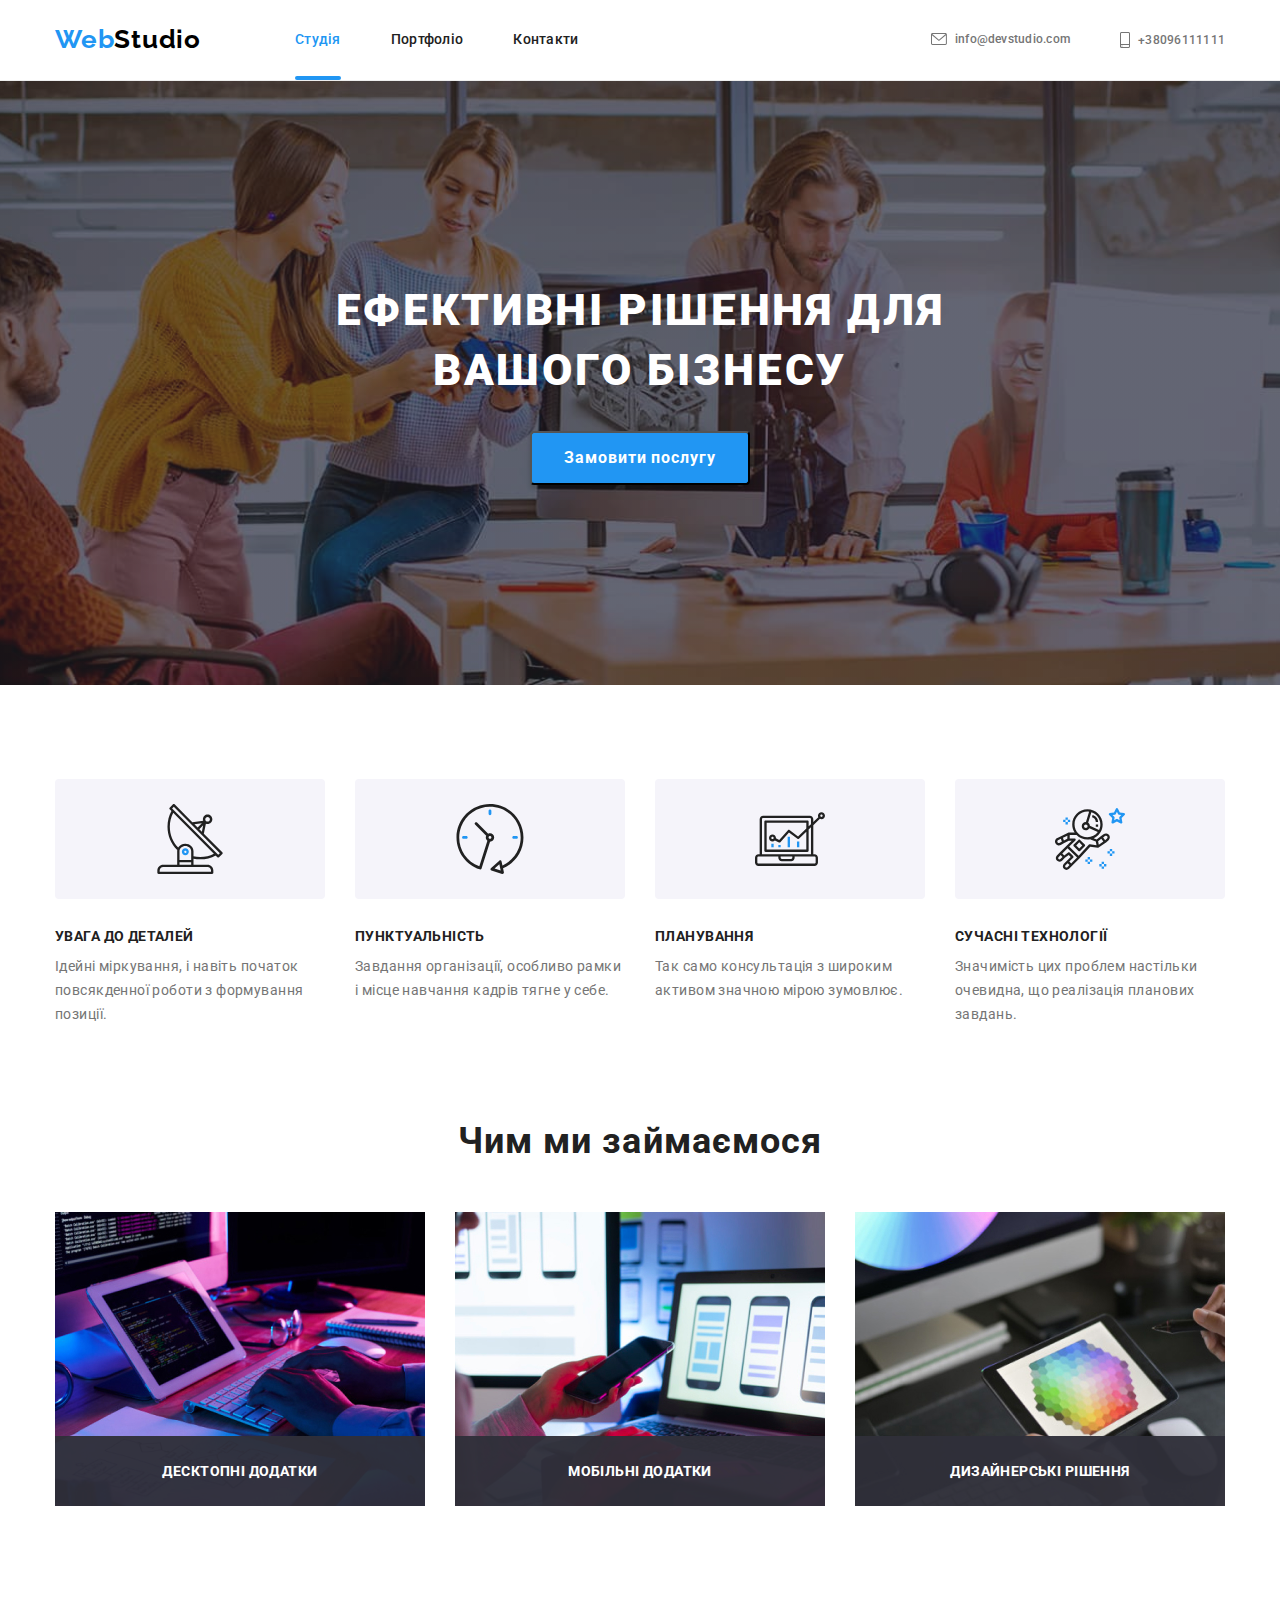
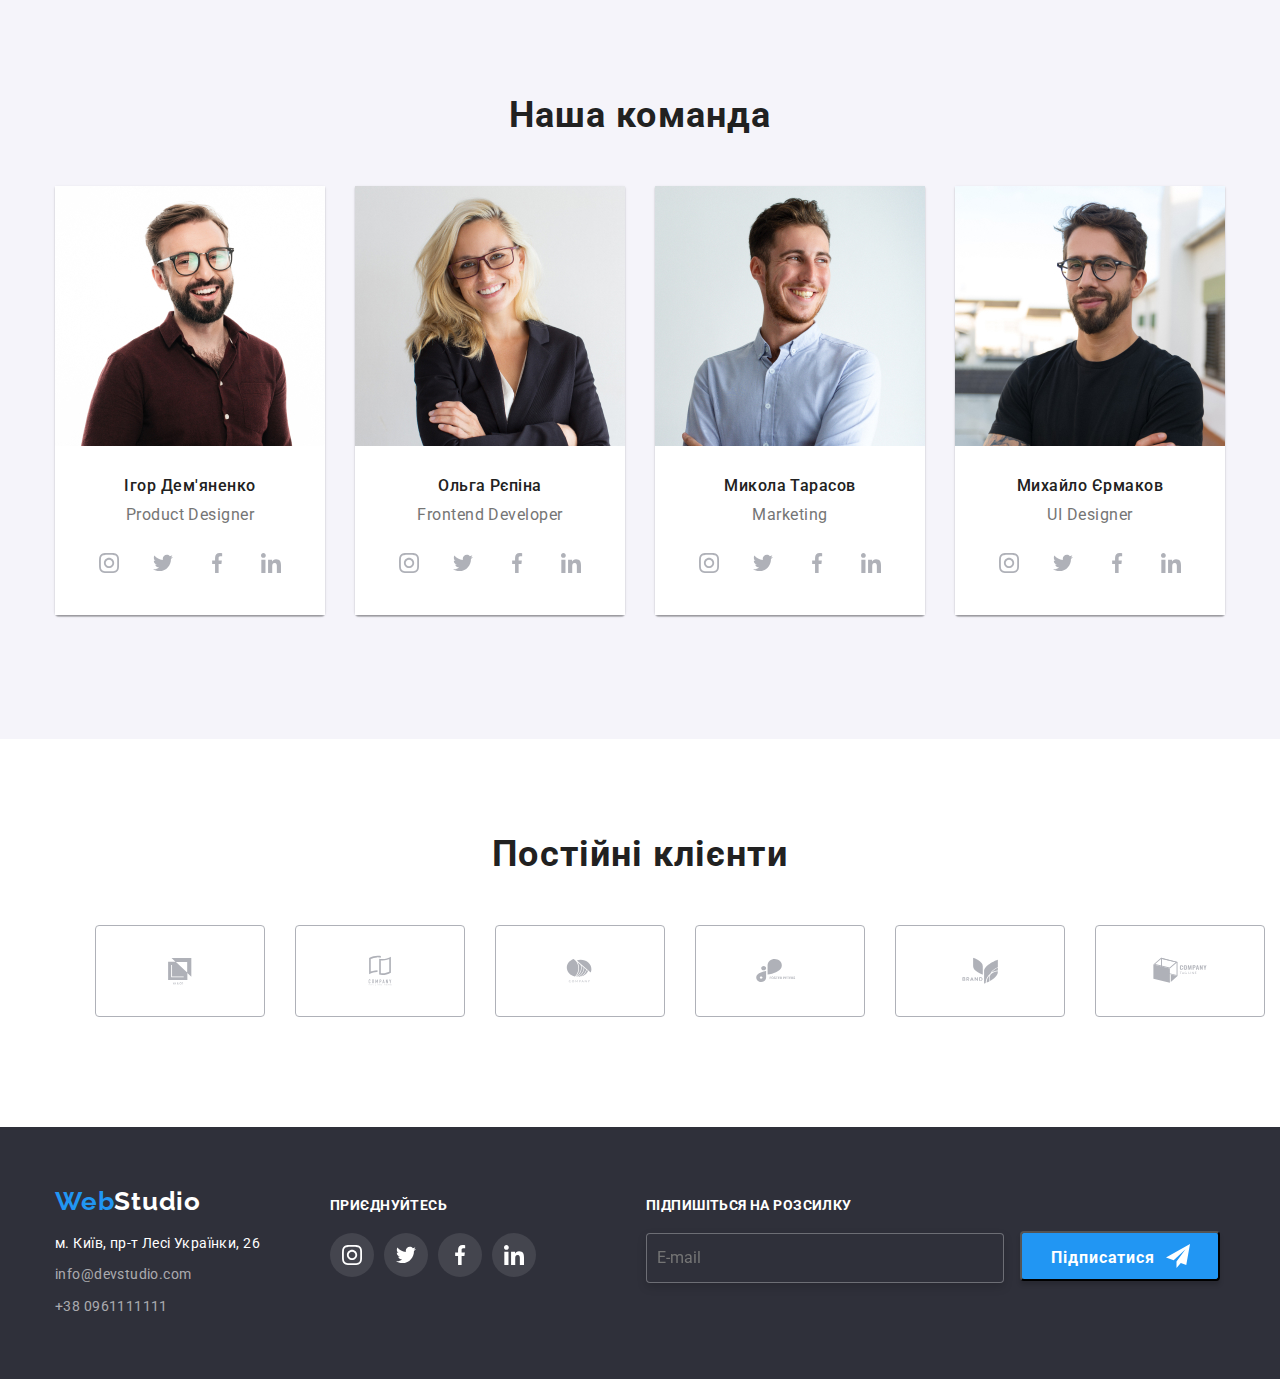
<file: index.html>
<!DOCTYPE html>
<html lang="uk">
  <head>
    <meta charset="UTF-8" />
    <meta http-equiv="X-UA-Compatible" content="IE=edge" />
    <meta name="viewport" content="width=device-width, initial-scale=1.0" />
    
    <link rel="preconnect" href="https://fonts.googleapis.com" />

    <link rel="preconnect" href="https://fonts.gstatic.com" crossorigin />
    <link
      href="https://fonts.googleapis.com/css2?family=Raleway:wght@700&family=Roboto:wght@400;500;700;900&display=swap"
      rel="stylesheet"
    />
    <link
      rel="stylesheet"
      href="https://cdnjs.cloudflare.com/ajax/libs/modern-normalize/1.1.0/modern-normalize.min.css"
    />

    <!-- <link rel="stylesheet" href="./css/style.css" /> -->
    <link rel="stylesheet" href="./css/main.min.css" />
    <title>Document</title>
  </head>
  <body>
    <!-- Header -->
    <header class="page-header">
      <div class="container main-nav">
        <nav class="nav-item">
          <!-- logotype -->
          <a href="" class="nav-item__logo-type">
            Web<span class="nav-item__logo-type--dark-theme">Studio</span>
          </a>
          <!-- navigation -->
          <ul class="nav-list">
            <li class="nav-list__item">
              <a href="./index.html" class="nav-item__nav-list-link active-page"
                >Студія</a
              >
            </li>
            <li class="nav-list__item">
              <a href="./portfolio.html" class="nav-item__nav-list-link"
                >Портфоліо</a
              >
            </li>
            <li class="nav-list__item">
              <a href="" class="nav-item__nav-list-link">Контакти</a>
            </li>
          </ul>
        </nav>

        <!-- contacts -->

        <ul class="contacts-list">
          <li class="item">
            <a
              href="mailto:info@devstudio.com"
              class="contacts-list__contact-list-link"
              ><svg class="contacts-list__icon" width="16px" height="12px">
                <use href="./images/icons.svg/sprite11.svg#envelope-2"></use>
              </svg>
              info@devstudio.com</a
            >
          </li>
          <li class="item">
            <a href="tel:+380961111111" class="contacts-list__contact-list-link"
              ><svg class="contacts-list__icon" width="10px" height="16px">
                <use href="./images/icons.svg/sprite11.svg#smartphone2"></use>
              </svg>
              +38096111111</a
            >
          </li>
        </ul>
        <button type="button" class="mobile-menu-button" data-menu-open>
          <svg class="mobile-menu-btn-icon" width="40px" height="40px">
            <use
              class="icon-menu"
              href="./images/icons.svg/sprite1.svg#burger-icon-menu"
            ></use>
          </svg>
        </button>
      </div>
      <div class="mobile-menu" data-menu>
        <div class="container mobile-menu__container">
          <button class="mobile-menu__close-btn" data-menu-close>
            <svg class="mobile-menu__close-icon" width="40px" height="40px">
              <use
                class="icon-cross"
                href="./images/icons.svg/sprite1.svg#icon-close_40px"
              ></use>
            </svg>
          </button>
          <ul class="mobile-menu-nav-list">
            <li class="mobile-menu-nav-list__item">
              <a href="./index.html" class="mobile-menu-nav-list__link active-page">Студія</a>
            </li>
            <li class="mobile-menu-nav-list__item">
              <a href="./portfolio.html" class="mobile-menu-nav-list__link">Портфоліо</a>
            </li >
            <li class="mobile-menu-nav-list__item"> <a href="" class="mobile-menu-nav-list__link">Контакти</a></li>
          </ul>
          <ul class="mobile-menu-contact-list">
            <li><a href="tel:+380961111111" class="mobile-menu-contact-list__tel"> +38096111111</a></li>
            <li><a href="mailto:info@devstudio.com" class="mobile-menu-contact-list__mail">info@devstudio.com </a></li>
          </ul>
          <ul class="mobile-menu-social-links">
            <li class="mobile-menu-social-links__list">
              <a href="" class="mobile-menu-social-links__item">Instagram</a>
            </li>
             <li class="mobile-menu-social-links__list">
              <a href="" class="mobile-menu-social-links__item">Twitter</a>
            </li>
             <li class="mobile-menu-social-links__list">
              <a href="" class="mobile-menu-social-links__item">Facebook</a>
            </li>
             <li class="mobile-menu-social-links__list">
              <a href="" class="mobile-menu-social-links__item">Linkedin</a>
            </li>
           
          </ul>
        </div>
      </div>
    </header>

    <main>
      <section class="section hero">
        <div class="container">
          <h1 class="hero-text">Ефективні рішення для вашого бізнесу</h1>

          <button class="hero-button" data-modal-open type="button">
            Замовити послугу
          </button>
        </div>
      </section>
    <!-- Наші переваги -->
    <section class="section-item">
        <div class="container">
          <ul class="preference">
            <li class="preference-list-item">
              <div class="icon-container">
                <svg class="icon" width="70px" height="70px">
                  <use href="./images/icons.svg/sprite1.svg#antenna"></use>
                </svg>
              </div>
              <h3 class="preference-list-item__preference-title">УВАГА ДО ДЕТАЛЕЙ</h3>
              <p class="preference-list-item__preference-list-text">
                Ідейні міркування, і навіть початок повсякденної роботи з
                формування позиції.
              </p>
            </li>
            <li class="preference-list-item">
              <div class="icon-container">
                <svg class="icon" width="70px" height="70px">
                  <use href="./images/icons.svg/sprite1.svg#clock"></use>
                </svg>
              </div>
              <h3 class="preference-list-item__preference-title">ПУНКТУАЛЬНІСТЬ</h3>
              <p class="preference-list-item__preference-list-text">
                Завдання організації, особливо рамки і місце навчання кадрів
                тягне у себе.
              </p>
            </li>
            <li class="preference-list-item">
              <div class="icon-container">
                <svg class="icon" width="70px" height="70px">
                  <use href="./images/icons.svg/sprite1.svg#diagram"></use>
                </svg>
              </div>
              <h3 class="preference-list-item__preference-title">ПЛАНУВАННЯ</h3>
              <p class="preference-list-item__preference-list-text">
                Так само консультація з широким активом значною мірою зумовлює.
              </p>
            </li>
            <li class="preference-list-item">
              <div class="icon-container">
                <svg class="icon" width="70px" height="70px">
                  <use href="./images/icons.svg/sprite1.svg#astronaut"></use>
                </svg>
              </div>
              <h3 class="preference-list-item__preference-title">СУЧАСНІ ТЕХНОЛОГІЇ</h3>
              <p class="preference-list-item__preference-list-text">
                Значимість цих проблем настільки очевидна, що реалізація
                планових завдань.
              </p>
            </li>
          </ul>
        </div>
      </section>
    <!-- Чим ми займаємося -->

    <section class="section">
        <div class="container">
          <h2 class="discribe-item">Чим ми займаємося</h2>
          <ul class="discribe-list">
            <li class="discribe-element">
              <div class="discribe-element-icon">
                <picture>
                  <source srcset="./images/box1.jpg 1x, ./images/box1@2x.jpg 2x"
            media="(min-width:1200px)"
            type="image/jpeg"> 
                <img
                  class="img-item"
                
                  src="images/box1.jpg "
                  width="370"
                  alt="Робочий процес з гаджетами"
                />
                </picture>
                <div class="lable">
                  <h3 class="lable-title">Десктопні додатки</h3>
                </div>
              </div>
            </li>
            <li class="discribe-element">
              <div class="discribe-element-icon">
                <picture>
                  <source srcset="./images/box2.jpg 1x, ./images/box2@2x.jpg 2x"
            media="(min-width:1200px)"
            type="image/jpeg"> 
                <img
                  class="img-item"
                  src="images/box2.jpg"
                  width="370"
                  alt="Робочий процес з гаджетами"
                />
                </picture>
                <div class="lable">
                  <h3 class="lable-title">Мобільні додатки</h3>
                </div>
              </div>
            </li>
            <li class="discribe-element">
              <div class="discribe-element-icon">
                <picture>
                  <source srcset="./images/box3.jpg 1x, ./images/box3@2x.jpg 2x"
            media="(min-width:1200px)"
            type="image/jpeg"> 
                <img
                  class="img-item"
                  src="images/box3.jpg"
                  width="370"
                  alt="Робочий процес з гаджетами"
                />
                </picture>
                <div class="lable">
                  <h3 class="lable-title">Дизайнерські рішення</h3>
                </div>
              </div>
            </li>
          </ul>
        </div>
      </section>

    <!-- Наша Команда -->

    <section class="team section">
        <div class="container">
          <h2 class="discribe-team">Наша команда</h2>
          <ul class="team-list">
            <li class="team-list__team-list-element">
              <picture>
                <source srcset="./images/img44desctop.jpg 1x, ./images/img44desctop@2x.jpg 2x"
                media=" (min-width:1200px)"
                type="image/jpeg"/>

                <source srcset="./images/img44tablet.jpg 1x, ./images/img44tablet@2x.jpg 2x"
            media="(min-width:768px)"
            type="image/jpeg" >
            
            <source srcset="./images/img44m.jpg 1x, ./images/img44m@2x.jpg 2x"
            media="(max-width:767px)"
            type="image/jpeg">

              <img
                class="team-list__team-list-element__img-item"
                src="images/img44m.jpg"

                alt="Фото працівника"
              />
              </picture>
              <div class="team-members-discribe">
                <h3 class="team-members">Ігор Дем'яненко</h3>
                <p class="team-members-text">Product Designer</p>

                <ul class="list-links">
                  <li class="list-links-item">
                    <a class="links-item" href="">
                      <svg class="links-icon" width="20px" height="20px">
                        <use
                          href="./images/icons.svg/sprite1.svg#instagram-2"
                        ></use>
                      </svg>
                    </a>
                  </li>
                  <li class="list-links-item">
                    <a class="links-item" href="">
                      <svg class="links-icon" width="20px" height="20px">
                        <use
                          href="./images/icons.svg/sprite1.svg#twitter-1"
                        ></use>
                      </svg>
                    </a>
                  </li>
                  <li class="list-links-item">
                    <a class="links-item" href="">
                      <svg class="links-icon" width="20px" height="20px">
                        <use
                          href="./images/icons.svg/sprite1.svg#facebook-1"
                        ></use>
                      </svg>
                    </a>
                  </li>
                  <li class="list-links-item">
                    <a class="links-item" href="">
                      <svg class="links-icon" width="20px" height="20px">
                        <use
                          href="./images/icons.svg/sprite1.svg#linkedin-1"
                        ></use>
                      </svg>
                    </a>
                  </li>
                </ul>
              </div>
            </li>
            <li class="team-list__team-list-element">
              <picture>
                <source srcset="./images/img55desctop.jpg 1x, ./images/img55desctop@2x.jpg 2x"
                media=" (min-width:1200px)"
                type="image/jpeg"/>
                <source srcset="./images/img55tablet.jpg 1x, ./images/img55tablet@2x.jpg 2x"
            media="(min-width:768px)"
            type="image/jpeg" >
             <source srcset="./images/img55m.jpg 1x, ./images/img55m@2x.jpg 2x"
            media="(max-width:767px)"
            type="image/jpeg">
              <img
              
                class="team-list__team-list-element__img-item"
                
                src="images/img55m.jpg"
                
                alt="Фото працівника"
              />
              </picture>
              <div class="team-members-discribe">
                <h3 class="team-members">Ольга Рєпіна</h3>
                <p class="team-members-text">Frontend Developer</p>
                <ul class="list-links">
                  <li class="list-links-item">
                    <a class="links-item" href="">
                      <svg class="links-icon" width="20px" height="20px">
                        <use
                          href="./images/icons.svg/sprite1.svg#instagram-2"
                        ></use>
                      </svg>
                    </a>
                  </li>
                  <li class="list-links-item">
                    <a class="links-item" href="">
                      <svg class="links-icon" width="20px" height="20px">
                        <use
                          href="./images/icons.svg/sprite1.svg#twitter-1"
                        ></use>
                      </svg>
                    </a>
                  </li>
                  <li class="list-links-item">
                    <a class="links-item" href="">
                      <svg class="links-icon" width="20px" height="20px">
                        <use
                          href="./images/icons.svg/sprite1.svg#facebook-1"
                        ></use>
                      </svg>
                    </a>
                  </li>
                  <li class="list-links-item">
                    <a class="links-item" href="">
                      <svg class="links-icon" width="20px" height="20px">
                        <use
                          href="./images/icons.svg/sprite1.svg#linkedin-1"
                        ></use>
                      </svg>
                    </a>
                  </li>
                </ul>
              </div>
            </li>
            <li class="team-list__team-list-element">
              <picture>
                <source srcset="./images/img66desctop.jpg 1x, ./images/img66desctop@2x.jpg 2x"
                media=" (min-width:1200px)"
                type="image/jpeg"/>
                <source srcset="./images/img66tablet.jpg 1x, ./images/img66tablet@2x.jpg 2x"
            media="(min-width:768px)"
            type="image/jpeg" >
            <source srcset="./images/img66m.jpg 1x, ./images/img66m@2x.jpg 2x"
            media="(max-width:767px)"
            type="image/jpeg">
              <img
                class="team-list__team-list-element__img-item"
               
                src="images/img66m.jpg"
              
                alt="Фото працівника"
              />
              </picture>
              <div class="team-members-discribe">
                <h3 class="team-members">Микола Тарасов</h3>
                <p class="team-members-text">Marketing</p>
                
                <ul class="list-links">
                  <li class="list-links-item">
                    <a class="links-item" href="">
                      <svg class="links-icon" width="20px" height="20px">
                        <use
                          href="./images/icons.svg/sprite1.svg#instagram-2"
                        ></use>
                      </svg>
                    </a>
                  </li>
                  <li class="list-links-item">
                    <a class="links-item" href="">
                      <svg class="links-icon" width="20px" height="20px">
                        <use
                          href="./images/icons.svg/sprite1.svg#twitter-1"
                        ></use>
                      </svg>
                    </a>
                  </li>
                  <li class="list-links-item">
                    <a class="links-item" href="">
                      <svg class="links-icon" width="20px" height="20px">
                        <use
                          href="./images/icons.svg/sprite1.svg#facebook-1"
                        ></use>
                      </svg>
                    </a>
                  </li>
                  <li class="list-links-item">
                    <a class="links-item" href="">
                      <svg class="links-icon" width="20px" height="20px">
                        <use
                          href="./images/icons.svg/sprite1.svg#linkedin-1"
                        ></use>
                      </svg>
                    </a>
                  </li>
                </ul>
              </div>
            </li>
            <li class="team-list__team-list-element">
              <picture>
              <source srcset="./images/img77desctop.jpg 1x, ./images/img77desctop@2x.jpg 2x"
                media=" (min-width:1200px)"
                type="image/jpeg"/>
                <source srcset="./images/img77tablet.jpg 1x, ./images/img77tablet@2x.jpg 2x"
            media="(min-width:768px)"
            type="image/jpeg" >
            <source srcset="./images/img77m.jpg 1x, ./images/img77m@2x.jpg 2x"
            media="(max-width:767px)"
            type="image/jpeg">

              <img
                class="team-list__team-list-element__img-item"
    
                src="images/img77m.jpg"
               
                alt="Фото працівника"
              />
              </picture>
              <div class="team-members-discribe">
                <h3 class="team-members">Михайло Єрмаков</h3>
                <p class="team-members-text">UI Designer</p>

                <ul class="list-links">
                  <li class="list-links-item">
                    <a class="links-item" href="">
                      <svg class="links-icon" width="20px" height="20px">
                        <use
                          href="./images/icons.svg/sprite1.svg#instagram-2"
                        ></use>
                      </svg>
                    </a>
                  </li>
                  <li class="list-links-item">
                    <a class="links-item" href="">
                      <svg class="links-icon" width="20px" height="20px">
                        <use
                          href="./images/icons.svg/sprite1.svg#twitter-1"
                        ></use>
                      </svg>
                    </a>
                  </li>
                  <li class="list-links-item">
                    <a class="links-item" href="">
                      <svg class="links-icon" width="20px" height="20px">
                        <use
                          href="./images/icons.svg/sprite1.svg#facebook-1"
                        ></use>
                      </svg>
                    </a>
                  </li>
                  <li class="list-links-item">
                    <a class="links-item" href="">
                      <svg class="links-icon" width="20px" height="20px">
                        <use
                          href="./images/icons.svg/sprite1.svg#linkedin-1"
                        ></use>
                      </svg>
                    </a>
                  </li>
                </ul>
              </div>
            </li>
          </ul>
        </div>
      </section>

    <!-- Постійні клієнти -->

    <section class="section">
        <div class="container">
          <h2 class="discribe-clients">Постійні клієнти</h2>
          <ul class="clients-list">
            <li class="clients-item">
              <a class="clients-list-link" href="">
                <svg class="clients-icon" width="106px" height="60px">
                  <use href="./images/icons.svg/sprite1.svg#client-1"></use>
                </svg>
              </a>
            </li>
            <li class="clients-item">
              <a class="clients-list-link" href="">
                <svg class="clients-icon" width="106px" height="60px">
                  <use href="./images/icons.svg/sprite1.svg#client-2"></use>
                </svg>
              </a>
            </li>
            <li class="clients-item">
              <a class="clients-list-link" href="">
                <svg class="clients-icon" width="106px" height="60px">
                  <use href="./images/icons.svg/sprite1.svg#client-3"></use>
                </svg>
              </a>
            </li>
            <li class="clients-item">
              <a class="clients-list-link" href="">
                <svg class="clients-icon" width="106px" height="60px">
                  <use href="./images/icons.svg/sprite1.svg#client-4"></use>
                </svg>
              </a>
            </li>
            <li class="clients-item">
              <a class="clients-list-link" href="">
                <svg class="clients-icon" width="106px" height="60px">
                  <use href="./images/icons.svg/sprite1.svg#client-5"></use>
                </svg>
              </a>
            </li>
            <li>
              <a class="clients-list-link" href="">
                <svg class="clients-icon" width="106px" height="60px">
                  <use href="./images/icons.svg/sprite1.svg#client-6"></use>
                </svg>
              </a>
            </li>
          </ul>
        </div>
      </section>
    </main>

    <!-- Footer -->

    <footer class="footer">
      <div class="container footer-container">
        <nav >
    <!-- logotype-footer -->
    <a href="" class="logo-type-footer">
            Web<span class="logo-item-footer--white-theme">Studio</span>
          </a>
    <!-- адреса та контакти в футері -->
    <address>
            <p class="adress">м. Київ, пр-т Лесі Українки, 26</p>
            <ul class="footer-contact-list">
              <li class="footer-item">
                <a href="mailto:info@devstudio.com" class="contact-adress-link"
                  >info@devstudio.com</a
                >
              </li>
              <li>
                <a href="tel:+380961111111" class="contact-adress-link"
                  >+38 0961111111</a
                >
              </li>
            </ul>
          </address>
        </nav>
    <!-- посилання на соцмережі -->
    <div class="footer-links-container">
          <h3 class="footer-links-title">Приєднуйтесь</h3>
          <ul class="footer-social-links">
            <li class="list-links-item">
              <a class="footer-social-links__links-item-footer" href="">
                <svg class="links-icon-footer" width="20px" height="20px">
                  <use href="./images/icons.svg/sprite1.svg#instagram-2"></use>
                </svg>
              </a>
            </li>
            <li class="list-links-item">
              <a class="footer-social-links__links-item-footer" href="">
                <svg class="links-icon-footer" width="20px" height="20px">
                  <use href="./images/icons.svg/sprite1.svg#twitter-1"></use>
                </svg>
              </a>
            </li>
            <li class="list-links-item">
              <a class="footer-social-links__links-item-footer" href="">
                <svg class="links-icon-footer" width="20px" height="20px">
                  <use href="./images/icons.svg/sprite1.svg#facebook-1"></use>
                </svg>
              </a>
            </li>
            <li class="list-links-item">
              <a class="footer-social-links__links-item-footer" href="">
                <svg class="links-icon-footer" width="20px" height="20px">
                  <use href="./images/icons.svg/sprite1.svg#linkedin-1"></use>
                </svg>
              </a>
            </li>
          </ul>
        </div>
    <!-- форма підписки на розсилку у футері -->
    <form class="e-mail-input">
          <p class="e-mail-input__subscribe-news-title">ПІДПИШІТЬСЯ НА РОЗСИЛКУ</p>
          <input
            name="user_email"
            class="e-mail-input__subscribe-news"
            type="email"
            placeholder="E-mail"
            required
          />
          <button type="submit" class="e-mail-input__subscribe-news-bth">
            <span class="bthn-icon">Підписатися</span>
            <svg class="e-mail-input__icon-send" width="24px" height="24px">
              <use href="./images/icons.svg/sprite1.svg#icon-icon-send"></use>
            </svg>
          </button>
        </form>
      </div>
    </footer>
    <!-- модальне вікно  -->
    <div class="backdrop is-hidden" data-modal>
      <div class="modal">
        <p class="form-top">Залиште свої дані, ми вам передзвонимо</p>
        <button class="close-icon" type="button" data-modal-close>
          <svg class="close-icon-item" width="18px" height="18px">
            <use href="./images/icons.svg/sprite1.svg#close-icon"></use>
          </svg>
        </button>
        <form class="contact-form">
          <label class="contact-form-field">
            <span class="field-item">Ім'я</span>
            <span class="contact-form-input-wrapper">
              <input
                name="user_name"
                class="contact-form-input"
                type="text"
                required
                pattern="^[а-яА-Я]+\s[а-яА-Я]+$"
                title="Ім'я та Прізвище"
              />
              <svg class="form-icon" width="18px" height="18px">
                <use
                  href="./images/icons.svg/sprite1.svg#icon-person-black-18dp-1"
                ></use>
              </svg>
            </span>
          </label>
          <label class="contact-form-field">
            <span class="field-item">Телефон</span>
            <span class="contact-form-input-wrapper">
              <input
                name="user_phone"
                class="contact-form-input"
                type="tel"
                required
                pattern="/^(\s*)?(\+)?([- _():=+]?\d[- _():=+]?){10,14}(\s*)?$/"
                title="096-xx-xx-xx"
              />
              <svg class="form-icon" width="18px" height="18px">
                <use
                  href="./images/icons.svg/sprite1.svg#icon-phone-black-18dp-1"
                ></use>
              </svg>
            </span>
          </label>
          <label class="contact-form-field">
            <span class="field-item"> Пошта</span>
            <span class="contact-form-input-wrapper">
              <input
                name="user_email"
                required
                class="contact-form-input"
                type="email"
                title=".....@.xxx"
              />
              <svg class="form-icon" width="18px" height="18px">
                <use
                  href="./images/icons.svg/sprite1.svg#icon-email-black-18dp-1"
                ></use>
              </svg>
            </span>
          </label>
          <label class="contact-form-field-message">
            <span class="field-item">Коментар</span>
            <textarea
              name="user_textarea"
              class="contact-form-message"
              placeholder="Введіть текст"
            ></textarea>
          </label>
          <div class="contact-form-checkbox-wrapper">
            <input
              name="accept-policy"
              type="checkbox"
              class="contact-form-checkbox visually-hidden"
              id="policy-checkbox"
              required
            />
            <label for="policy-checkbox" class="contact-form-checkbox-lable">
              <span class="policy-text"
                >Погоджуюся з розсилкою та приймаю
              </span>
              <a href=""><span class="offer-link">Умови договору</span></a>
            </label>
          </div>
          <button type="submit" class="contact-form-submit">Відправити</button>
        </form>
      </div>
    </div>
    <script src="./js/modal.js"></script>
    <script src="./js/menu.js"></script>
  </body>
</html>
</file>
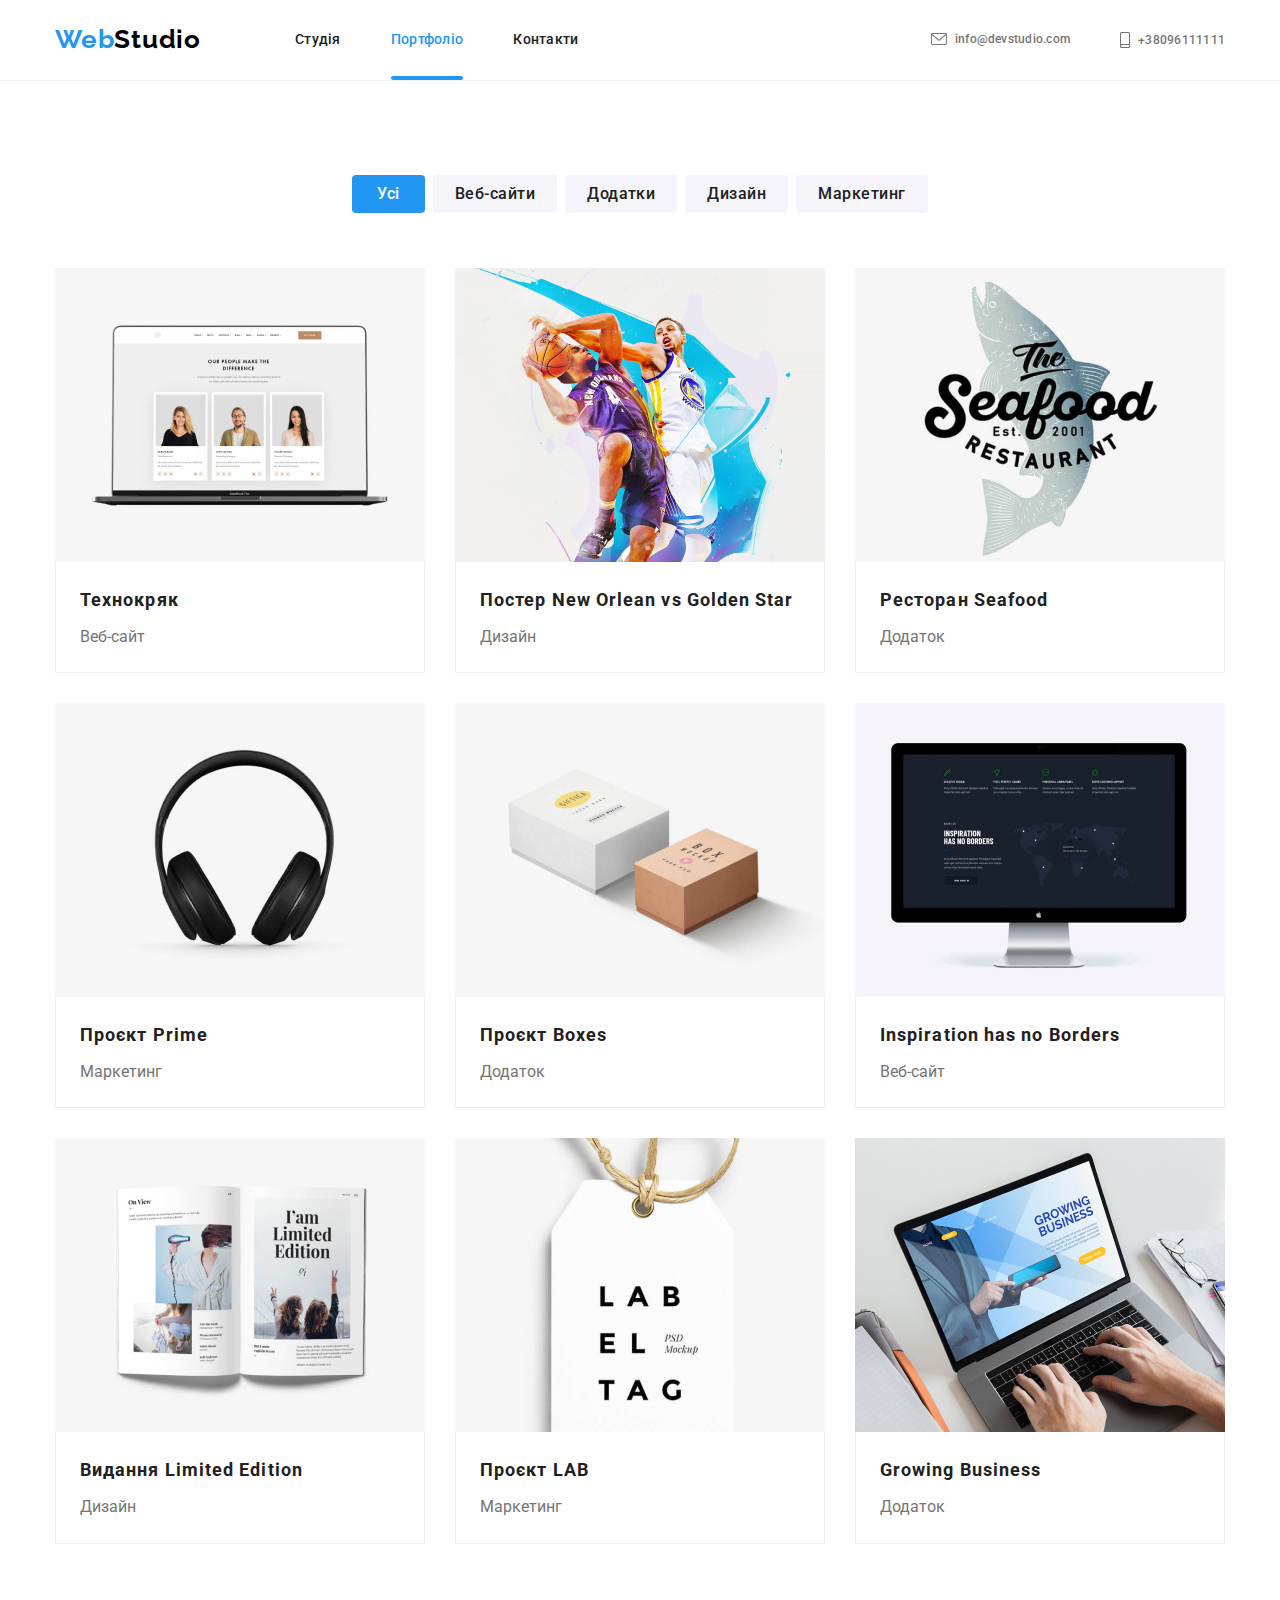
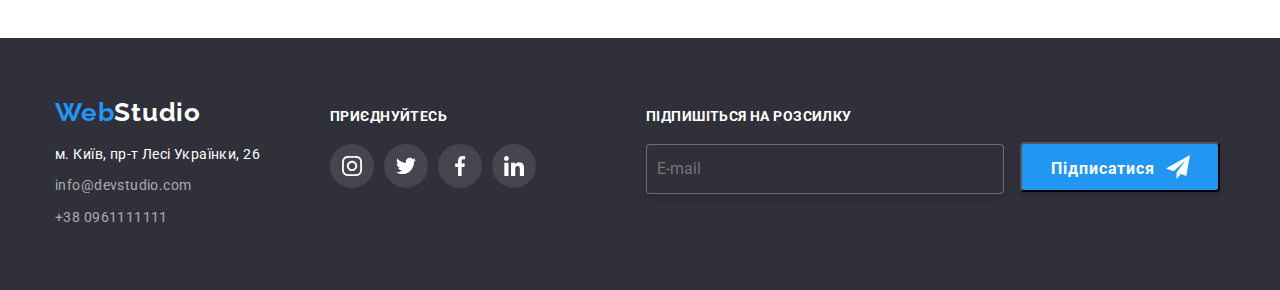
<file: portfolio.html>
<!DOCTYPE html>
<html lang="uk">
  <head>
    <meta charset="UTF-8" />
    <meta http-equiv="X-UA-Compatible" content="IE=edge" />
    <meta name="viewport" content="width=device-width, initial-scale=1.0" />

    <link rel="preconnect" href="https://fonts.googleapis.com" />
    <link rel="preconnect" href="https://fonts.gstatic.com" crossorigin />
    <link
      href="https://fonts.googleapis.com/css2?family=Raleway:wght@700&family=Roboto:wght@400;500;700;900&display=swap"
      rel="stylesheet"
    />

    <link
      rel="stylesheet"
      href="https://cdnjs.cloudflare.com/ajax/libs/modern-normalize/1.1.0/modern-normalize.min.css"
    />
    <!-- <link rel="stylesheet" href="./css/style.css" /> -->
    <link rel="stylesheet" href="./css/main.min.css"/>
    <title>Document</title>
  </head>
  <body>
    <!-- Header -->
    <header class="page-header">
      <div class="container main-nav">
        <nav class="nav-item">
          <!-- logotype -->
          <a href="" class="nav-item__logo-type">
            Web<span class="nav-item__logo-type--dark-theme">Studio</span>
          </a>
          <!-- navigation -->
          <ul class="nav-list">
            <li class="nav-list__item">
              <a href="./index.html" class="nav-item__nav-list-link "
                >Студія</a
              >
            </li>
            <li class="nav-list__item">
              <a href="./portfolio.html" class="nav-item__nav-list-link active-page"
                >Портфоліо</a
              >
            </li>
            <li class="nav-list__item">
              <a href="" class="nav-item__nav-list-link">Контакти</a>
            </li>
          </ul>
        </nav>

        <!-- contacts -->

        <ul class="contacts-list">
          <li class="item">
            <a
              href="mailto:info@devstudio.com"
              class="contacts-list__contact-list-link"
              ><svg class="contacts-list__icon" width="16px" height="12px">
                <use href="./images/icons.svg/sprite11.svg#envelope-2"></use>
              </svg>
              info@devstudio.com</a
            >
          </li>
          <li class="item">
            <a href="tel:+380961111111" class="contacts-list__contact-list-link"
              ><svg class="contacts-list__icon" width="10px" height="16px">
                <use href="./images/icons.svg/sprite11.svg#smartphone2"></use>
              </svg>
              +38096111111</a
            >
          </li>
        </ul>
        <button type="button" class="mobile-menu-button" data-menu-open>
          <svg class="mobile-menu-btn-icon" width="40px" height="40px">
            <use
              class="icon-menu"
              href="./images/icons.svg/sprite1.svg#burger-icon-menu"
            ></use>
          </svg>
        </button>
      </div>
      <div class="mobile-menu" data-menu>
        <div class="container mobile-menu__container">
          <button class="mobile-menu__close-btn" data-menu-close>
            <svg class="mobile-menu__close-icon" width="40px" height="40px">
              <use
                class="icon-cross"
                href="./images/icons.svg/sprite1.svg#icon-close_40px"
              ></use>
            </svg>
          </button>
          <ul class="mobile-menu-nav-list">
            <li class="mobile-menu-nav-list__item">
              <a href="./index.html" class="mobile-menu-nav-list__link ">Студія</a>
            </li>
            <li class="mobile-menu-nav-list__item">
              <a href="./portfolio.html" class="mobile-menu-nav-list__link active-page">Портфоліо</a>
            </li >
            <li class="mobile-menu-nav-list__item"> <a href="" class="mobile-menu-nav-list__link">Контакти</a></li>
          </ul>
          <ul class="mobile-menu-contact-list">
            <li><a href="tel:+380961111111" class="mobile-menu-contact-list__tel"> +38096111111</a></li>
            <li><a href="mailto:info@devstudio.com" class="mobile-menu-contact-list__mail">info@devstudio.com </a></li>
          </ul>
          <ul class="mobile-menu-social-links">
            <li class="mobile-menu-social-links__list">
              <a href="" class="mobile-menu-social-links__item">Instagram</a>
            </li>
             <li class="mobile-menu-social-links__list">
              <a href="" class="mobile-menu-social-links__item">Twitter</a>
            </li>
             <li class="mobile-menu-social-links__list">
              <a href="" class="mobile-menu-social-links__item">Facebook</a>
            </li>
             <li class="mobile-menu-social-links__list">
              <a href="" class="mobile-menu-social-links__item">Linkedin</a>
            </li>
           
          </ul>
        </div>
      </div>
    </header>
    <main>
      <section class="section">
        <div class="container">
          <!-- кнопки -->
          <ul class="selection-list-btn">
            <li class="item">
              <button type="button" class="item__main-button">Усі</button>
            </li>
            <li class="item">
              <button type="button" class="item__buttons">Веб-сайти</button>
            </li>
            <li class="item">
              <button type="button" class="item__buttons">Додатки</button>
            </li>
            <li class="item">
              <button type="button" class="item__buttons">Дизайн</button>
            </li>
            <li class="item">
              <button type="button" class="item__buttons">Маркетинг</button>
            </li>
          </ul>
           <!-- Картки -посилання портфоліо -->
          <ul class="portfolio-list">
            <li class="portfolio-list__portfolio-list-element">
              <a href="" class="link">
                <div class="hover-overlay">
                  <picture>
                    <source
            srcset="./images/img8d.jpg 1x, ./images/img8d@2x.jpg 2x"
            media="(min-width:1200px)"
            type="image/jpeg"
          />
          <source
            srcset="./images/img8t.jpg 1x, ./images/img8t@2x.jpg 2x"
            media="(min-width:768px)"
            type="image/jpeg"
          />
          <source
            srcset="./images/img8m.jpg 1x, ./images/img8m@2x.jpg 2x"
            media="(max-width:767px)"
            type="image/jpeg"
          />
                  <img class="portfolio-img-item"
                    src="./images/img8m.jpg"
                  
                    alt="картинка посилання"
                  />
                   </picture>
                  <p class="description-text">
                    Ресурс пропонує комплексні пропозиції з різним рівнем
                    функціоналу та сервісів. Все це дозволить відвідувачу
                    отримати вичерпні відомості про компанію чи приватну особу.
                  </p>
                </div>
                <div class="discribe-portfolio-item">
                  <h2 class="discribe-portfolio-item__link-name">Технокряк</h2>
                  <p class="discribe-portfolio-item__link-text">Веб-сайт</p>
                </div>
              </a>
            </li>
            <li class="portfolio-list__portfolio-list-element">
              <a href="" class="link">
                <div class="hover-overlay">
                  <picture>
                     <source
            srcset="./images/img9d.jpg 1x, ./images/img9d@2x.jpg 2x"
            media="(min-width:1200px)"
            type="image/jpeg"
          >
          <source
            srcset="./images/img9t.jpg 1x, ./images/img9t@2x.jpg 2x"
            media="(min-width:768px)"
            type="image/jpeg"
          >
          <source
            srcset="./images/img9m.jpg 1x, ./images/img9m@2x.jpg 2x"
            media="(max-width:767px)"
            type="image/jpeg"
          >
                  <img class="portfolio-img-item"
                    src="./images/img9m.jpg"
                   
                    alt="картинка посилання"
                  />
                  </picture>
                  <p class="description-text"></p>
                </div>
                <div class="discribe-portfolio-item">
                  <h2 class="discribe-portfolio-item__link-name">Постер New Orlean vs Golden Star</h2>
                  <p class="discribe-portfolio-item__link-text">Дизайн</p>
                </div>
              </a>
            </li>
            <li class="portfolio-list__portfolio-list-element">
              <a href="" class="link">
                <div class="hover-overlay">
                  <picture>
                  <source
            srcset="./images/img10d.jpg 1x, ./images/img10d@2x.jpg 2x"
            media="(min-width:1200px)"
            type="image/jpeg"
          >
          <source
            srcset="./images/img10t.jpg 1x, ./images/img10t@2x.jpg 2x"
            media="(min-width:768px)"
            type="image/jpeg"
          >
          <source
            srcset="./images/img10m.jpg 1x, ./images/img10m@2x.jpg 2x"
            media="(max-width:767px)"
            type="image/jpeg"
          >
                  <img class="portfolio-img-item"
                    src="./images/img10m.jpg"
                  
                    alt="картинка посилання"
                  />
                  </picture>
                  <p class="description-text"></p>
                </div>
                <div class="discribe-portfolio-item">
                  <h2 class="discribe-portfolio-item__link-name">Ресторан Seafood</h2>
                  <p class="discribe-portfolio-item__link-text">Додаток</p>
                </div>
              </a>
            </li>
            <li class="portfolio-list__portfolio-list-element">
              <a href="" class="link">
                <div class="hover-overlay">
                  <picture>
                    <source
            srcset="./images/img11d.jpg 1x, ./images/img11d@2x.jpg 2x"
            media="(min-width:1200px)"
            type="image/jpeg"
          >
          <source
            srcset="./images/img11t.jpg 1x, ./images/img11t@2x.jpg 2x"
            media="(min-width:768px)"
            type="image/jpeg"
          >
          <source
            srcset="./images/img11m.jpg 1x, ./images/img11m@2x.jpg 2x"
            media="(max-width:767px)"
            type="image/jpeg"
          >
                  <img class="portfolio-img-item"
                    src="./images/img11m.jpg"
                    
                    alt="картинка посилання"
                  />
                  </picture>
                  <p class="description-text"></p>
                </div>
                <div class="discribe-portfolio-item">
                  <h2 class="discribe-portfolio-item__link-name">Проєкт Prime</h2>
                  <p class="discribe-portfolio-item__link-text">Маркетинг</p>
                </div>
              </a>
            </li>
            <li class="portfolio-list__portfolio-list-element">
              <a href="" class="link">
                <div class="hover-overlay">
                  <picture>
                    <source
            srcset="./images/img12d.jpg 1x, ./images/img12d@2x.jpg 2x"
            media="(min-width:1200px)"
            type="image/jpeg"
          >
          <source
            srcset="./images/img12t.jpg 1x, ./images/img12t@2x.jpg 2x"
            media="(min-width:768px)"
            type="image/jpeg"
          >
          <source
            srcset="./images/img12m.jpg 1x, ./images/img12m@2x.jpg 2x"
            media="(max-width:767px)"
            type="image/jpeg"
          >
                  <img class="portfolio-img-item"
                    src="./images/img12m.jpg"
                   
                    alt="картинка посилання"
                  />
                  </picture>
                  <p class="description-text"></p>
                </div>
                <div class="discribe-portfolio-item">
                  <h2 class="discribe-portfolio-item__link-name">Проєкт Boxes</h2>
                  <p class="discribe-portfolio-item__link-text">Додаток</p>
                </div>
              </a>
            </li>
            <li class="portfolio-list__portfolio-list-element">
              <a href="" class="link">
                <div class="hover-overlay">
                  <picture>
                    <source
            srcset="./images/img13d.jpg 1x, ./images/img13d@2x.jpg 2x"
            media="(min-width:1200px)"
            type="image/jpeg"
          >
          <source
            srcset="./images/img13t.jpg 1x, ./images/img13t@2x.jpg 2x"
            media="(min-width:768px)"
            type="image/jpeg"
          >
          <source
            srcset="./images/img13m.jpg 1x, ./images/img13m@2x.jpg 2x"
            media="(max-width:767px)"
            type="image/jpeg"
          >
                  <img class="portfolio-img-item"
                    src="./images/img13m.jpg"
                  
                    alt="картинка посилання"
                  />
                  </picture>
                  <p class="description-text"></p>
                </div>
                <div class="discribe-portfolio-item">
                  <h2 class="discribe-portfolio-item__link-name">Inspiration has no Borders</h2>
                  <p class="discribe-portfolio-item__link-text">Веб-сайт</p>
                </div>
              </a>
            </li>
            <li class="portfolio-list__portfolio-list-element">
              <a href="" class="link">
                <div class="hover-overlay">
                  <picture>
                    <source
            srcset="./images/img14d.jpg 1x, ./images/img14d@2x.jpg 2x"
            media="(min-width:1200px)"
            type="image/jpeg"
          >
          <source
            srcset="./images/img14t.jpg 1x, ./images/img14t@2x.jpg 2x"
            media="(min-width:768px)"
            type="image/jpeg"
          >
          <source
            srcset="./images/img14m.jpg 1x, ./images/img14m@2x.jpg 2x"
            media="(max-width:767px)"
            type="image/jpeg"
          >
                  <img class="portfolio-img-item"
                    src="./images/img14m.jpg"
                   
                    alt="картинка посилання"
                  />
                  </picture>
                  <p class="description-text"></p>
                </div>
                <div class="discribe-portfolio-item">
                  <h2 class="discribe-portfolio-item__link-name">Видання Limited Edition</h2>
                  <p class="discribe-portfolio-item__link-text">Дизайн</p>
                </div>
              </a>
            </li>
            <li class="portfolio-list__portfolio-list-element">
              <a href="" class="link">
                <div class="hover-overlay">
                  <picture>
                    <source
            srcset="./images/img15d.jpg 1x, ./images/img15d@2x.jpg 2x"
            media="(min-width:1200px)"
            type="image/jpeg"
          >
          <source
            srcset="./images/img15t.jpg 1x, ./images/img15t@2x.jpg 2x"
            media="(min-width:768px)"
            type="image/jpeg"
          >
          <source
            srcset="./images/img15m.jpg 1x, ./images/img15m@2x.jpg 2x"
            media="(max-width:767px)"
            type="image/jpeg"
          >
                  <img class="portfolio-img-item"
                    src="./images/img15m.jpg"
                   
                    alt="картинка посилання"
                  />
                  </picture>
                  <p class="description-text"></p>
                </div>
                <div class="discribe-portfolio-item">
                  <h2 class="discribe-portfolio-item__link-name">Проєкт LAB</h2>
                  <p class="discribe-portfolio-item__link-text">Маркетинг</p>
                </div>
              </a>
            </li>
            <li class="portfolio-list__portfolio-list-element">
              <a href="" class="link">
                <div class="hover-overlay">
                  <picture>
                    <source
            srcset="./images/img16d.jpg 1x, ./images/img16d@2x.jpg 2x"
            media="(min-width:1200px)"
            type="image/jpeg"
          >
          <source
            srcset="./images/img16t.jpg 1x, ./images/img16t@2x.jpg 2x"
            media="(min-width:768px)"
            type="image/jpeg"
          >
          <source
            srcset="./images/img16m.jpg 1x, ./images/img16m@2x.jpg 2x"
            media="(max-width:767px)"
            type="image/jpeg"
          >
                  <img class="portfolio-img-item"
                    src="./images/img16m.jpg"
                    
                    alt="картинка посилання"
                  />
                  </picture>
                  <p class="description-text"></p>
                </div>
                <div class="discribe-portfolio-item">
                  <h2 class="discribe-portfolio-item__link-name">Growing Business</h2>
                  <p class="discribe-portfolio-item__link-text">Додаток</p>
                </div>
              </a>
            </li>
          </ul>
        </div>
      </section>
    </main>
          <!-- Footer -->
    <footer class="footer">
      <div class="container footer-container">
        <div>
          <!-- logotype-footer -->
          <a href="" class="logo-type-footer">
            Web<span class="logo-item-footer--white-theme">Studio</span>
          </a>
          <address>
            <!-- адреса та контакти в футері -->
            <p class="adress">м. Київ, пр-т Лесі Українки, 26</p>
            <ul class="footer-contact-list">
              <li class="footer-item">
                <a href="mailto:info@devstudio.com" class="contact-adress-link"
                  >info@devstudio.com</a
                >
              </li>
              <li>
                <a href="tel:+380961111111" class="contact-adress-link"
                  >+38 0961111111</a
                >
              </li>
            </ul>
          </address>
        </div>
        <!-- посилання на соцмережі -->
        <div class="footer-links-container">
          <h3 class="footer-links-title">Приєднуйтесь</h3>
          <ul class="footer-social-links">
            <li class="list-links-item">
              <a class="footer-social-links__links-item-footer" href="">
                <svg class="links-icon-footer" width="20px" height="20px">
                  <use href="./images/icons.svg/sprite1.svg#instagram-2"></use>
                </svg>
              </a>
            </li>
            <li class="list-links-item">
              <a class="footer-social-links__links-item-footer" href="">
                <svg class="links-icon-footer" width="20px" height="20px">
                  <use href="./images/icons.svg/sprite1.svg#twitter-1"></use>
                </svg>
              </a>
            </li>
            <li class="list-links-item">
              <a class="footer-social-links__links-item-footer" href="">
                <svg class="links-icon-footer" width="20px" height="20px">
                  <use href="./images/icons.svg/sprite1.svg#facebook-1"></use>
                </svg>
              </a>
            </li>
            <li class="list-links-item">
              <a class="footer-social-links__links-item-footer" href="">
                <svg class="links-icon-footer" width="20px" height="20px">
                  <use href="./images/icons.svg/sprite1.svg#linkedin-1"></use>
                </svg>
              </a>
            </li>
          </ul>
        </div>
        <!--  форма підписки на розсилку -->
        <form class="e-mail-input">
          <p class="e-mail-input__subscribe-news-title">ПІДПИШІТЬСЯ НА РОЗСИЛКУ</p>
          <input class="e-mail-input__subscribe-news" type="text" placeholder="E-mail" />
          <button type="submit" class="e-mail-input__subscribe-news-bth">
            Підписатися
            <svg class="e-mail-input__icon-send" width="24px" height="24px">
              <use href="./images/icons.svg/sprite1.svg#icon-icon-send"></use>
            </svg>
          </button>
        </form>
      </div>
    </footer>
    <script src="./js/menu.js"></script>
  </body>
</html>
</file>
<file: css/style.css>
/* html {
  box-sizing: border-box;
}

*,
*::before,
*::after {
  box-sizing: inherit;
}

body {
  font-family: "Roboto", sans-serif;
  font-style: normal;

  color: #212121;
}

ul {
  list-style: none;
}

.visually-hidden {
  position: absolute;
  width: 1px;
  height: 1px;
  margin: -1px;
  border: 0px;
  padding: 0px;
  white-space: nowrap;
  clip-path: inset(100%);
  clip: rect(0 0 0 0);
  overflow: hidden;
}

:root {
  --accent-color: #2196f3;
  --secondary-accent-color: #f5f4fa;
  --primary-text-color: #212121;
  --secondary-text-color: #757575;
  --background-footer-color: #2f303a;
  --timing-function: cubic-bezier(0.4, 0, 0.2, 1);
  --duration: 250ms;
}

.container {
  margin-left: auto;
  margin-right: auto;
  padding-left: 15px;
  padding-right: 15px;
  width: 1200px;
}

.section {
  padding-bottom: 94px;
  padding-top: 94px;
}



/* header */

/* .page-header {
  border-bottom: 1px solid #eeeeee;
}

.main-nav {
  display: flex;
  align-items: center;
  justify-content: space-between;
} */

/* logo */

/* .logo-header {
  font-family: "Raleway";

  font-weight: 700;
  font-size: 26px;
  margin-right: 94px;

  letter-spacing: 0.03em;

  color: #2196f3;
  text-decoration: none;
}

.logo-item {
  display: flex;
  align-items: center;
}
.logo-item-header {
  font-family: "Raleway";

  font-weight: 700;
  font-size: 26px;

  letter-spacing: 0.03em;
  color: #000000;
  text-decoration: none;
}

/* навігація */

/* .nav-list {
  margin: 0;
  padding: 0;
  display: flex;
}
.nav-list .item {
  margin-right: 50px;
}
.nav-list-link {
  font-weight: 500;
  font-size: 14px;
  line-height: 1.14;
  letter-spacing: 0.02em;
  color: var(--primary-text-color);
  text-decoration: none;
  display: block;
  position: relative;
  padding-top: 32px;
  padding-bottom: 32px;
  transition: color var(--duration) var(--timing-function);
}
.nav-list .item:last-child {
  margin-right: 0px;
}
.active-page {
  color: var(--accent-color);
}

.nav-list-link:active {
  color: var(--accent-color);
}
.nav-list-link:hover {
  color: var(--accent-color);
}
.nav-list-link:focus {
  color: var(--accent-color);
}
.nav-list-link.active-page::after {
  content: "";
  position: absolute;
  left: 0;
  bottom: 0;
  background: #2196f3;
  border-radius: 2px;

  display: block;
  width: 100%;
  height: 4px;
} */

/* адреса в шапці (телефон + пошта*/
/* 
.contacts-list {
  margin-top: 0px;
  margin-bottom: 0px;
  padding: 0;
  display: flex;
}

.contact-list-link {
  font-weight: 500;
  font-size: 14px;
  line-height: 1.14;
  letter-spacing: 0.02em;

  color: #757575;
  text-decoration: none;
  display: flex;
  align-items: center;
  justify-content: center;
  transition: color var(--duration) var(--timing-function);
}
.contact-list-link:hover,
.contact-list-link:focus {
  color: var(--accent-color);
  fill: currentColor;
}

.contacts-list .item + .item {
  margin-left: 50px;
}

.contact-list-link > .icon {
  margin-right: 10px;
  fill: #afb1b8;
  fill: currentColor;
}  */

/* MAIN */

/* .title-centered {
  text-align: center;
} */

/* блок герой */

/* .hero {
  max-width: 1600px;
  margin: 0px auto;
  background-image: linear-gradient(
      to right,
      rgba(47, 48, 58, 0.4),
      rgba(47, 48, 58, 0.4)
    ),
    url("../images/Img\ bg.jpg");
  background-color: #c4c4c4;
  background-size: cover;

  background-position: center;
  text-align: center;
  padding-bottom: 200px;
  padding-top: 200px;
}

.hero-text {
  display: inline-block;
  font-weight: 900;
  font-size: 44px;
  line-height: 1.36;
  margin-top: 0px;

  margin-bottom: 30px;

  width: 696px;
  align-items: center;
  text-align: center;
  letter-spacing: 0.06em;
  text-transform: uppercase;

  color: #ffffff;
}

/* кнопка Замовити послугу */

/* .hero-button {
  background: #2196f3;

  font-weight: 700;
  font-size: 16px;
  line-height: 1.9;
  letter-spacing: 0.06em;

  color: #ffffff;
  align-items: center;
  cursor: pointer;
  display: block;
  margin-left: auto;
  margin-right: auto;

  padding: 10px 32px;
}  */

/* .backdrop {
  position: fixed;
  top: 0;
  left: 0;
  width: 100%;
  height: 100%;

  z-index: 3;
  background-color: rgba(0, 0, 0, 0.2);
  transition: opacity var(--duration) var(--timing-function),
    visibility var(--duration) var(--timing-function);
}

.backdrop.is-hidden {
  opacity: 0;
  pointer-events: none;
  visibility: hidden;
}

.backdrop.is-hidden .modal {
  transform: translate(-50%, -50%) scale(0.5);
}

.modal {
  position: absolute;
  top: 50%;
  left: 50%;
  background: #ffffff;
  box-shadow: 0px 1px 3px rgba(0, 0, 0, 0.12), 0px 1px 1px rgba(0, 0, 0, 0.14),
    0px 2px 1px rgba(0, 0, 0, 0.2);
  border-radius: 4px;
  padding: 40px;
  width: 528px;

  background-color: #fff;
  transform: translate(-50%, -50%) scale(1);
  transition: transform var(--duration) var(--timing-function);
}

/* кнопка (хрестик) закриття модального вікна */

/* .close-icon {
  position: absolute;
  top: 8px;
  right: 8px;
  padding: 0;
  width: 30px;
  height: 30px;
  cursor: pointer;
  display: flex;
  justify-content: center;
  align-items: center;
  background-color: transparent;
  border-radius: 50%;
  border: 1px solid rgba(0, 0, 0, 0.1);
}

.close-icon:hover .close-icon-item {
  fill: var(--accent-color);
}

.close-icon:focus .close-icon-item {
  fill: var(--accent-color);
}
.close-icon-item {
  transition: var(--duration) var(--timing-function);
} */

/* альтернатива постановки форм в полі замовлення */
/* .contact-form{
display: flex;
flex-direction: column;

} 



/* Стилізація форми замовлення */

/* .contact-form-field {
  display: block;
  margin-bottom: 10px;
}
.contact-form-input {
  width: 100%;
  height: 40px;
  padding-left: 42px;
  border: 1px solid rgba(33, 33, 33, 0.2);
  border-radius: 4px;
  transition: border-color var(--duration) var(--timing-function);
}

.contact-form-input:focus {
  border-color: var(--accent-color);
  outline: none;
}
.contact-form-field-message {
  display: block;
  margin-bottom: 20px;
}
.contact-form-message {
  width: 100%;
  height: 120px;
  border: 1px solid rgba(33, 33, 33, 0.2);
  border-radius: 4px;
  display: block;
  padding: 10px 16px;
  resize: none;
  transition: border-color var(--duration) var(--timing-function);
}
.contact-form-message:focus {
  border-color: var(--accent-color);
  outline: none;
}

.contact-form-input:focus + .form-icon {
  fill: var(--accent-color);
}

.field-item {
  display: block;
  font-family: "Roboto";
  font-style: normal;
  font-weight: 400;
  font-size: 12px;
  line-height: 14px;
  margin-bottom: 4px;
  letter-spacing: 0.01em;

  color: #757575;
}

.contact-form-input-wrapper {
  position: relative;
  margin-top: 4px;
  display: block;
}

.form-icon {
  position: absolute;
  top: 50%;
  transform: translateY(-50%);
  left: 12px;
  transition: transform var(--duration) var(--timing-function);
}
.form-top {
  margin: 0;
  margin-bottom: 12px;
  font-family: "Roboto";
  font-style: normal;
  font-weight: 700;
  font-size: 20px;
  line-height: 23px;
  text-align: center;
  letter-spacing: 0.03em;

  color: #212121;
}

.policy-text {
  font-family: "Roboto";
  font-style: normal;
  font-weight: 400;
  font-size: 14px;
  line-height: 24px;

  letter-spacing: 0.03em;

  color: #757575;
}

.offer-link {
  margin-left: 7px;
  font-family: "Roboto";
  font-style: normal;
  font-weight: 400;
  font-size: 14px;
  line-height: 24px;

  letter-spacing: 0.03em;

  color: #2196f3;
  text-decoration: underline;
}

.offer-link:hover {
  color: var(--accent-color);
  transition: var(--duration) var(--timing-function);
}
.offer-link:focus {
  color: var(--accent-color);
  transition: var(--duration) var(--timing-function);
} */

/* .contact-form-input:focus + .form-icon{
  transform: translateY(-50px);
} */

/* стилізація чекбоксу */

/* .contact-form-checkbox-lable {
  display: block;
  text-align: center;

  font-size: 14px;
}

.contact-form-checkbox-lable::before {
  content: "";
  display: inline-block;
  width: 15px;
  height: 15px;
  border: 1.5px solid #212121;
  cursor: pointer;
  margin-right: 10px;
  border-radius: 2px;
  transition: var(--duration) var(--timing-function);
}

.contact-form-checkbox:checked + .contact-form-checkbox-lable::before {
  background-image: url(../images/icons.svg/icon-check.svg);
  background-origin: border-box;
  background-size: contain;
  border-color: #2196f3;
}
.contact-form-checkbox:focus + .contact-form-checkbox-lable::before {
  outline: 1px solid #757575;
}

.contact-form-checkbox-wrapper {
  margin-bottom: 30px;
} */
/* кнопка відправити в формі замовлення */
/* .contact-form-submit {
  display: block;
  margin: auto;
  width: 200px;
  height: 50px;
  background: #2196f3;
  transition: box-shadow var(--duration) var(--timing-function),
    background-color var(--duration) var(--timing-function);
  border-radius: 4px;
  border: none;

  text-align: center;
  letter-spacing: 0.06em;

  color: #ffffff;
  font-family: "Roboto";
  font-style: normal;
  font-weight: 700;
  font-size: 16px;
  line-height: 30px;
}
.contact-form-submit:hover {
  background: #188ce8;
  box-shadow: 0px 4px 4px rgba(0, 0, 0, 0.15);
}  */

/* .close-icon:hover{
  border-color: #2196f3;
} */

/* чим займаємося наші переваги */

/* .section-item {
  padding-top: 94px;
}

.preference {
  margin: 0;
  padding: 0;

  display: flex;
}

.list-item {
  margin-right: 30px;
}

.preference .list-item:last-child {
  margin-right: 0px;
}

.preference-list {
  font-style: normal;
  font-weight: 700;
  font-size: 14px;
  line-height: 1.14;
  letter-spacing: 0.03em;
  text-transform: uppercase;
  width: 270px;
  margin-top: 0px;
  margin-bottom: 10px;
  color: #212121;
}
.preference-list-text {
  font-weight: 400;
  font-size: 14px;
  line-height: 1.7;
  letter-spacing: 0.03em;
  color: #757575;
  margin: 0;
  padding: 0;
}

.discribe-list {
  padding: 0;
  margin: 0px;

  display: flex;
  justify-content: space-between;
}

.img-item {
  display: block;
}

.discribe-item {
  font-weight: 700;
  font-size: 36px;
  line-height: 1.17;
  text-align: center;
  letter-spacing: 0.03em;
  margin-top: 0;
  margin-bottom: 50px;
  color: #212121;
}
.icon-container {
  width: 270px;
  height: 120px;
  background: #f5f4fa;
  border-radius: 4px;
  display: flex;
  align-items: center;
  justify-content: center;
  margin-bottom: 30px;
} */

/* Альтернативний варіант розміщення картинок блоку Чим ми займаємося */

/* .discribe-element {

  width: 370px;
  margin-right: 30px;
}
.discribe-element:nth-child(3n){

   margin-right: 0px;
} */

/* .container-preference {
  margin-left: auto;
  margin-right: auto;
  padding-left: 15px;
  padding-right: 15px;
  width: 1230px;

  margin-bottom: 94px;
}
.lable {
  width: 370px;
  height: 70px;
  background: rgba(47, 48, 58, 0.8);
  position: absolute;
  right: 0;
  bottom: 0;
  display: flex;
  justify-content: center;
  pointer-events: none;
  align-items: center;
  z-index: 1;
}
.discribe-element-icon {
  position: relative;
  z-index: -1;
}

.lable-title {
  margin: 0;
  font-family: "Roboto";
  font-style: normal;
  font-weight: 700;
  font-size: 14px;
  line-height: 16px;

  letter-spacing: 0.03em;
  text-transform: uppercase;

  color: #ffffff;
} */

/* наша команда */

/* .team {
  background: #f5f4fa;
}
.discribe-team {
  font-weight: 700;
  font-size: 36px;
  line-height: 42px;
  text-align: center;
  letter-spacing: 0.03em;
  margin: 0px;

  margin-bottom: 50px;
  color: #212121;
}

.discribe-team-container {
  width: 1200px;
  margin-left: auto;
  margin-right: auto;
}
.team-list {
  margin: 0px;
  padding: 0px;

  display: flex;
} */
/* Альтернативний варіант розбиття блоків Наша Команда */
/* .team-list-element {
  width: 270px;
  margin-right: 30px;
  box-shadow: 0px 1px 3px rgba(0, 0, 0, 0.12), 0px 1px 1px rgba(0, 0, 0, 0.14),
    0px 2px 1px rgba(0, 0, 0, 0.2);
  border-radius: 0px 0px 4px 4px;
}
.team-list-element:last-child {
  margin-right: 0px;
}
.team-list-element {
  color: #eeeeee;
}
.team-members {
  font-weight: 500;
  font-size: 16px;
  line-height: 1.19;
  text-align: center;
  letter-spacing: 0.03em;
  color: #212121;
  margin-top: 0px;
  margin-bottom: 10px;
}
.team-members-discribe {
  padding-top: 30px;
  padding-bottom: 30px;

  background-color: #ffffff;
}

.team-members-text {
  font-weight: 400;
  font-size: 16px;
  line-height: 1.19;
  text-align: center;
  letter-spacing: 0.03em;
  color: var(--secondary-text-color);
  margin-top: 0px;
  margin-bottom: 0px;
}
.list-links {
  padding: 0px;
  margin-top: 16px;

  display: flex;
  justify-content: center;
}
.list-links-item:not(:last-child) {
  margin-right: 10px;
}
.links-item {
  display: flex;
  align-items: center;
  justify-content: center;
  border-radius: 50%;
  width: 44px;
  height: 44px;
  transition: background-color var(--duration) var(--timing-function);
}

.links-item:hover,
.links-item:focus {
  background-color: var(--accent-color);
}

.links-item {
  background-color: #ffffff;
}
.links-item:hover .links-icon {
  fill: #fff;
}

.links-item:focus .links-icon {
  fill: #fff;
}

.links-icon {
  fill: #afb1b8;
  transition: fill var(--duration) var(--timing-function);
} */

/* Постійні клієнти */

/* .discribe-clients {
  font-weight: 700;
  font-size: 36px;
  line-height: 1.17;
  text-align: center;
  letter-spacing: 0.03em;
  margin-top: 0;
  margin-bottom: 50px;
  color: #212121;
}
.clients-list {
  display: flex;
  margin: 0px;
  padding: 0px;
}

.clients-item:not(:last-child) {
  margin-right: 30px;
}

.clients-list-link {
  width: 170px;
  height: 92px;
  align-items: center;
  justify-content: center;
  border: 1px solid #afb1b8;
  border-radius: 4px;
  display: flex;

  transition: border var(--duration) var(--timing-function);
}
.clients-icon {
  display: flex;
  fill: #afb1b8;
  transition: fill var(--duration) var(--timing-function);
}

.clients-list-link:hover {
  border: 1px solid #2196f3;
}

.clients-list-link:focus {
  border: 1px solid #2196f3;
}

.clients-list-link:hover .clients-icon {
  fill: #2196f3;
}

.clients-list-link:focus .clients-icon {
  fill: #2196f3;
} */

/* Footer */
/* 
.contact-adress-link {
  font-style: normal;
  font-weight: 400;
  font-size: 14px;
  line-height: 1.7;

  letter-spacing: 0.03em;

  color: rgba(255, 255, 255, 0.6);
  text-decoration: none;
  transition: color var(--duration) var(--timing-function);
}

.footer-contact-list {
  margin-bottom: 0;
  padding: 0;
  display: block;
  margin-top: 0px;
}
.contact-adress-link:hover {
  color: var(--accent-color);
}
.contact-adress-link:focus {
  color: var(--accent-color);
}
.adress {
  font-style: normal;
  font-weight: 400;
  font-size: 14px;

  display: block;
  letter-spacing: 0.03em;

  padding: 0;
  margin: 0;
  margin-bottom: 9px;
  color: #ffffff;
  transition: color var(--duration) var(--timing-function);
}
.adress:hover {
  color: var(--accent-color);
}
.adress:focus {
  color: var(--accent-color);
} */

/* .logo-footer {
  font-family: "Raleway";

  font-weight: 700;
  font-size: 26px;

  margin-bottom: 20px;
  display: inline-block;
  letter-spacing: 0.03em;

  color: #2196f3;
  text-decoration: none;
}

.logo-item-footer {
  font-family: "Raleway";
  font-style: normal;
  font-weight: 700;
  font-size: 26px;

  letter-spacing: 0.03em;
  color: #ffffff;
  text-decoration: none;
} */
/* .footer-item {
  margin-bottom: 9px;
}

.footer {
  background: var(--background-footer-color);
  padding-top: 60px;
  padding-bottom: 60px;
}

.footer-social-links {
  display: flex;
  margin: 0px;
  padding: 0px;
}

.footer-links-title {
  font-family: "Roboto";
  font-style: normal;
  font-weight: 700;
  font-size: 14px;
  line-height: 16px;
  letter-spacing: 0.03em;
  text-transform: uppercase;
  margin: 0px;
  margin-bottom: 20px;
  color: #ffffff;
}

.footer-links-container {
  display: block;
  margin-left: 70px;
}

.container-footer {
  margin-left: auto;
  margin-right: auto;
  padding-left: 15px;
  padding-right: 15px;
  width: 1200px;
  display: flex;

  align-items: baseline;
}

.links-item-footer {
  display: flex;
  align-items: center;
  justify-content: center;
  border-radius: 50%;
  width: 44px;
  height: 44px;
  background: rgba(255, 255, 255, 0.1);
  transition: background-color 250ms var(--timing-function);
}

.links-item-footer:hover,
.links-item-footer:focus {
  background-color: var(--accent-color);
}

.links-item-footer:hover .links-icon-footer {
  fill: #fff;
}

.links-item-footer:focus .links-icon-footer {
  fill: #fff;
}

.links-icon-footer {
  fill: #fff;
} */

/* форма підписки на розсилку в футері */

/* .subscribe-news {
  width: 358px;
  height: 50px;
  padding-left: 10px;
  padding-right: 10px;
  color: #f5f4fa;
  border: 1px solid rgba(255, 255, 255, 0.3);
  filter: drop-shadow(0px 4px 4px rgba(0, 0, 0, 0.15));
  border-radius: 4px;
  background-color: #2f303a;
  margin-top: 20px;
  margin-right: 12px;
}

.subscribe-news-title {
  font-family: "Roboto";
  font-style: normal;
  font-weight: 700;
  font-size: 14px;
  line-height: 16px;
  letter-spacing: 0.03em;
  text-transform: uppercase;
  margin: 0px;
  color: #ffffff;
}
.subscribe-news-bth {
  position: relative;

  padding: 10px 62px 10px 28px;
  width: 200px;
  height: 50px;
  background: var(--accent-color);
  box-shadow: 0px 4px 4px rgba(0, 0, 0, 0.15);

  border-radius: 4px;
  font-family: "Roboto";
  font-style: normal;
  font-weight: 700;
  font-size: 16px;
  line-height: 30px;

  letter-spacing: 0.06em;

  color: #ffffff;
}

.e-mail-input {
  margin-left: 110px;
}
.icon-send {
  position: absolute;

  top: 50%;
  right: 28px;

  transform: translateY(-50%);
} */

/* Portfolio */

/* кнопки */

/* .selection-list {
  display: flex;
  justify-content: center;
  margin: 0px;
  padding: 0px;
  margin-bottom: 50px;
}

.selection-list .item {
  margin-right: 8px;
}

.selection-list .item:last-child {
  margin-right: 0px;
}
.section-list {
  display: flex;
  flex-wrap: wrap;
  margin: 0px;
  padding: 0px;
  gap: 30px;
}

.discribe-portfolio-item {
  padding: 20px 24px;
  border-left: 1px solid;

  border-bottom: 1px solid;

  border-right: 1px solid;
  border-color: #eeeeee;
}
.section-portfolio {
  padding-top: 94px;
  padding-bottom: 94px;
}

.buttons {
  font-weight: 500;
  font-size: 16px;
  line-height: 1.6;
  text-align: center;
  letter-spacing: 0.03em;
  padding: 6px 22px 6px 22px;
  color: #212121;
  background: #f5f4fa;
  border: none;
  border-radius: 4px;
  transition: background-color var(--duration) var(--timing-function),
    color var(--duration) var(--timing-function),
    box-shadow var(--duration) var(--timing-function);
}

.buttons:hover,
.buttons:focus {
  background-color: #2196f3;

  color: #ffffff;
  cursor: pointer;
  box-shadow: 0px 3px 1px rgba(0, 0, 0, 0.1), 0px 1px 2px rgba(0, 0, 0, 0.08),
    0px 2px 2px rgba(0, 0, 0, 0.12);
}

.button {
  font-weight: 500;
  font-size: 16px;
  line-height: 1.6;
  text-align: center;
  letter-spacing: 0.03em;
  background: #2196f3;
  color: #ffffff;
  padding: 6px 25px 6px 25px;
  border-radius: 4px;
  cursor: pointer;
  border: none;
  transition: box-shadow var(--duration) var(--timing-function);
}
.button:hover,
.button:focus {
  box-shadow: 0px 3px 1px rgba(0, 0, 0, 0.1), 0px 1px 2px rgba(0, 0, 0, 0.08),
    0px 2px 2px rgba(0, 0, 0, 0.12);
} */

/* лінки портфоліо */

/* .link {
  text-decoration: none;
  display: block;
  transition: box-shadow var(--duration) var(--timing-function);
}

.link-name {
  font-family: "Roboto";

  font-weight: 700;
  font-size: 18px;
  line-height: 2;
  margin-bottom: 4px;
  margin-top: 0px;
  color: #212121;
  text-decoration: none;
}

.link-text {
  font-weight: 400;
  font-size: 16px;
  line-height: 1.9;
  margin: 0px;
  color: var(--secondary-text-color);
} */

/* Альтернатива розміщення блоків Портфоліо*/

/* .section-list-element:nth-child(3n) {
  margin-right: 0px;
}
.section-list-element:nth-last-child(-n + 3) {
  margin-bottom: 0px;
} */

/* .section-list-element {
 
  
  margin-right: 30px;
  margin-bottom: 30px;
 
} */

/* .section-list-element .link:hover {
  box-shadow: 0px 1px 1px rgba(0, 0, 0, 0.12), 0px 4px 4px rgba(0, 0, 0, 0.06),
    1px 4px 6px rgba(0, 0, 0, 0.16);
}
.section-list-element > .link:focus {
  box-shadow: 0px 1px 1px rgba(0, 0, 0, 0.12), 0px 4px 4px rgba(0, 0, 0, 0.06),
    1px 4px 6px rgba(0, 0, 0, 0.16);
}

.hover-overlay {
  position: relative;

  overflow: hidden;
}

.description-text {
  position: absolute;
  top: 0;
  left: 0;
  width: 100%;
  height: 100%;
  background-color: rgba(33, 150, 243, 0.9);
  margin: 0px;
  padding: 63px 24px;
  color: #ffffff;
  font-size: 18px;
  font-weight: 400;
  line-height: 1.56;
  letter-spacing: 0.03em;
  transform: translateY(100%);
  transition: transform var(--duration) var(--timing-function);
}
.section-list-element > .link:hover .description-text {
  transform: translateY(0%);
}

.section-list-element > .link:focus .description-text {
  transform: translateY(0%);
} */
/* .section-list-element{
  flex-basis: calc((100% / 3) - 30px);
} */
</file>
<file: css/main.min.css>
:root{--accent-color: #2196f3;--secondary-accent-color: #f5f4fa;--primary-text-color: #212121;--secondary-text-color: #757575;--background-footer-color: #2f303a;--timing-function: cubic-bezier(0.4, 0, 0.2, 1);--duration: 250ms}body{font-family:"Roboto",sans-serif;font-style:normal;color:#212121}.visually-hidden{position:absolute;width:1px;height:1px;margin:-1px;border:0px;padding:0px;white-space:nowrap;-webkit-clip-path:inset(100%);clip-path:inset(100%);clip:rect(0 0 0 0);overflow:hidden}html{-webkit-box-sizing:border-box;box-sizing:border-box}*,*::before,*::after{-webkit-box-sizing:inherit;box-sizing:inherit}body{font-family:"Roboto",sans-serif;font-style:normal;color:#212121}ul{list-style:none}.section{padding-bottom:60px;padding-top:60px}@media screen and (min-width: 1200px){.section{padding-bottom:94px;padding-top:94px}}.container{width:100%;padding:0 15px;margin:0 auto}@media screen and (min-width: 480px){.container{width:480px}}@media screen and (min-width: 768px){.container{width:768px}}@media screen and (min-width: 1200px){.container{width:1200px}}.main-nav{display:-webkit-box;display:-ms-flexbox;display:flex;-webkit-box-align:center;-ms-flex-align:center;align-items:center;-webkit-box-pack:justify;-ms-flex-pack:justify;justify-content:space-between}@media screen and (max-width: 768px){.main-nav{padding-top:10px;padding-bottom:10px}}.page-header{position:relative;border-bottom:1px solid #eee}.mobile-menu{position:absolute;width:100%;height:100vh;top:0;overflow:hidden;opacity:0;visibility:hidden;pointer-events:none;background:#fff;-webkit-transition:opacity var(--duration) var(--duration);transition:opacity var(--duration) var(--duration);visibility:var(--duration)}@media screen and (min-width: 768px){.mobile-menu{display:none}}.mobile-menu.is-open{opacity:1;visibility:visible;pointer-events:auto;position:fixed;z-index:2}.mobile-menu-button{line-height:0;background-color:rgba(0,0,0,0);border:none;padding:0px}@media screen and (min-width: 768px){.mobile-menu-button{display:none}}.mobile-menu-btn-icon{fill:#212121;-webkit-transition:var(--duration) var(--timing-function);transition:var(--duration) var(--timing-function)}.mobile-menu-button:hover .mobile-menu-btn-icon{fill:var(--accent-color)}.mobile-menu__close-btn{position:absolute;top:10px;right:15px;line-height:0;background-color:rgba(0,0,0,0);border:none;padding:0px;width:40px;height:40px}.mobile-menu__close-icon{fill:#212121;-webkit-transition:var(--duration) var(--timing-function);transition:var(--duration) var(--timing-function)}.mobile-menu__close-btn:hover .mobile-menu__close-icon{fill:#2196f3}.mobile-menu-nav-list__link:hover{color:#2196f3}.mobile-menu__container{position:relative;padding-top:48px;padding-bottom:48px;padding-left:0;padding-right:0}.mobile-menu-nav-list__link{position:relative;font-family:"Roboto";font-style:normal;font-weight:500;font-size:30px;line-height:47px;letter-spacing:.02em;text-decoration:none;color:#212121}@media screen and (min-width: 480px){.mobile-menu-nav-list__link{font-size:40px}}.mobile-menu-nav-list__link:active{color:#2196f3}.mobile-menu-nav-list__link:hover{color:#2196f3}.mobile-menu-nav-list__link:focus{color:#2196f3}.mobile-menu-nav-list__link.active-page::after{content:"";position:absolute;left:0;bottom:0;background:#2196f3;border-radius:2px;display:block;width:100%;height:4px}.mobile-menu-nav-list__item{display:block;margin-left:40px;margin-bottom:32px}.mobile-menu-nav-list__item:last-child{margin-bottom:100px}@media screen and (min-width: 480px){.mobile-menu-nav-list__item:last-child{margin-bottom:306px}}.mobile-menu-nav-list{margin:0px;padding:0px}.active-page{color:var(--accent-color)}.mobile-menu-contact-list{display:block;margin:0;margin-left:40px;padding:0;margin-bottom:64px}.mobile-menu-contact-list__tel{display:block;font-family:"Roboto";font-style:normal;font-weight:500;font-size:30px;line-height:40px;text-decoration:none;letter-spacing:.02em;color:#2196f3}@media screen and (min-width: 480px){.mobile-menu-contact-list__tel{font-size:34px}}.mobile-menu-contact-list__mail{display:block;font-family:"Roboto";font-style:normal;font-weight:500;font-size:24px;line-height:28px;letter-spacing:.02em;margin-top:32px;color:#757575;text-decoration:none}.mobile-menu-social-links{display:-webkit-box;display:-ms-flexbox;display:flex;margin:0px;padding:0px}@media screen and (max-width: 479px){.mobile-menu-social-links{-webkit-box-pack:center;-ms-flex-pack:center;justify-content:center}}@media screen and (min-width: 480px){.mobile-menu-social-links{margin-left:40px}}.mobile-menu-social-links__list{position:relative}.mobile-menu-social-links__list:not(:last-child):after{content:"";border:1px solid rgba(33,33,33,.2);-webkit-transform:rotate(90deg);transform:rotate(90deg);margin-right:10px;margin-left:10px;width:22px;height:0px}.mobile-menu-social-links__item{font-family:"Roboto";font-style:normal;font-weight:500;font-size:14px;line-height:22px;text-decoration:none;letter-spacing:.02em;color:#2196f3}@media screen and (min-width: 380px){.mobile-menu-social-links__item{font-size:18px}}@media screen and (max-width: 767px){.nav-list{margin:0px;padding:0px}}@media screen and (min-width: 768px){.nav-list{margin:0;padding:0;display:-webkit-box;display:-ms-flexbox;display:flex}.nav-list__item{margin-right:50px}.nav-list__item:last-child{margin-right:0px}}.nav-item__nav-list-link{display:none}@media screen and (min-width: 768px){.nav-item__nav-list-link{font-weight:500;font-size:14px;line-height:1.14;letter-spacing:.02em;color:var(--primary-text-color);text-decoration:none;display:block;position:relative;padding-top:32px;padding-bottom:32px;-webkit-transition:color var(--duration) var(--timing-function);transition:color var(--duration) var(--timing-function)}.nav-item__nav-list-link:active{color:var(--accent-color)}.nav-item__nav-list-link:hover{color:var(--accent-color)}.nav-item__nav-list-link:focus{color:var(--accent-color)}.nav-item__nav-list-link.active-page::after{content:"";position:absolute;left:0;bottom:0;background:#2196f3;border-radius:2px;display:block;width:100%;height:4px}}.active-page{color:var(--accent-color)}.contacts-list__contact-list-link{display:none;-webkit-transition:color var(--duration) var(--timing-function);transition:color var(--duration) var(--timing-function)}@media screen and (min-width: 768px){.contacts-list__contact-list-link{display:-webkit-box;display:-ms-flexbox;display:flex;text-decoration:none;font-family:"Roboto";font-style:normal;font-weight:500;font-size:12px;line-height:14px;letter-spacing:.02em;color:#757575}}@media screen and (min-width: 1200px){.contacts-list__contact-list-link{display:-webkit-box;display:-ms-flexbox;display:flex;-webkit-box-align:center;-ms-flex-align:center;align-items:center;-webkit-box-pack:center;-ms-flex-pack:center;justify-content:center}}.contacts-list__contact-list-link:hover,.contacts-list__contact-list-link:focus{color:var(--accent-color);fill:currentColor}.contacts-list__contact-list-link .contacts-list__icon{margin-right:10px;fill:#afb1b8;fill:currentColor}@media screen and (min-width: 768px){.contacts-list .item+.item{margin-top:8px}}@media screen and (min-width: 1200px){.contacts-list .item+.item{margin-left:50px;margin-top:0}}.contacts-list{margin:0;padding:0}@media screen and (min-width: 1200px){.contacts-list{margin-top:0px;margin-bottom:0px;padding:0;display:-webkit-box;display:-ms-flexbox;display:flex}}.contacts-list__contact-list-link .contacts-list__icon{margin-right:8px;fill:#afb1b8;fill:currentColor}.contacts-list__item{display:block;padding:0;margin:0}.nav-item__logo-type{font-family:"Raleway";font-weight:700;font-size:26px;margin-right:94px;letter-spacing:.03em;color:#2196f3;text-decoration:none}@media screen and (min-width: 768px){.nav-item__logo-type{margin-right:88px}}@media screen and (min-width: 768px)and (min-width: 1200px){.nav-item__logo-type{margin-right:94px}}.nav-item{display:-webkit-box;display:-ms-flexbox;display:flex;-webkit-box-align:center;-ms-flex-align:center;align-items:center}.nav-item__logo-type--dark-theme{font-family:"Raleway";font-weight:700;font-size:26px;letter-spacing:.03em;color:#000;text-decoration:none}.hero{max-width:1600px;margin:0px auto;background-image:-webkit-gradient(linear, left top, right top, from(rgba(47, 48, 58, 0.4)), to(rgba(47, 48, 58, 0.4))),url("../images/headerm.jpg");background-image:linear-gradient(to right, rgba(47, 48, 58, 0.4), rgba(47, 48, 58, 0.4)),url("../images/headerm.jpg");background-color:#c4c4c4;background-size:cover;background-position:center;text-align:center;padding-bottom:118px;padding-top:118px}@media screen and (min-width: 1200px){.hero{padding-bottom:200px;padding-top:200px}}@media(min-device-pixel-ratio: 2),(-webkit-min-device-pixel-ratio: 2),(min-resolution: 2dppx),(min-resolution: 192dpi){.hero{background-image:-webkit-gradient(linear, left top, right top, from(rgba(47, 48, 58, 0.4)), to(rgba(47, 48, 58, 0.4))),url("../images/headerm@2x.jpg");background-image:linear-gradient(to right, rgba(47, 48, 58, 0.4), rgba(47, 48, 58, 0.4)),url("../images/headerm@2x.jpg")}}@media(min-width: 768px){.hero{background-image:-webkit-gradient(linear, left top, right top, from(rgba(47, 48, 58, 0.4)), to(rgba(47, 48, 58, 0.4))),url("../images/headertabl.jpg");background-image:linear-gradient(to right, rgba(47, 48, 58, 0.4), rgba(47, 48, 58, 0.4)),url("../images/headertabl.jpg")}}@media(min-width: 768px)and (min-device-pixel-ratio: 2),(min-width: 768px)and (-webkit-min-device-pixel-ratio: 2),(min-width: 768px)and (min-resolution: 2dppx),(min-width: 768px)and (min-resolution: 192dpi){.hero{background-image:-webkit-gradient(linear, left top, right top, from(rgba(47, 48, 58, 0.4)), to(rgba(47, 48, 58, 0.4))),url("../images/headertabl@2x.jpg");background-image:linear-gradient(to right, rgba(47, 48, 58, 0.4), rgba(47, 48, 58, 0.4)),url("../images/headertabl@2x.jpg")}}@media(min-width: 1200px){.hero{background-image:-webkit-gradient(linear, left top, right top, from(rgba(47, 48, 58, 0.4)), to(rgba(47, 48, 58, 0.4))),url("../images/headerdesc.jpg");background-image:linear-gradient(to right, rgba(47, 48, 58, 0.4), rgba(47, 48, 58, 0.4)),url("../images/headerdesc.jpg")}}@media(min-width: 1200px)and (min-device-pixel-ratio: 2),(min-width: 1200px)and (-webkit-min-device-pixel-ratio: 2),(min-width: 1200px)and (min-resolution: 2dppx),(min-width: 1200px)and (min-resolution: 192dpi){.hero{background-image:-webkit-gradient(linear, left top, right top, from(rgba(47, 48, 58, 0.4)), to(rgba(47, 48, 58, 0.4))),url("../images/headerdesc@2x.jpg");background-image:linear-gradient(to right, rgba(47, 48, 58, 0.4), rgba(47, 48, 58, 0.4)),url("../images/headerdesc@2x.jpg")}}.hero-text{font-family:"Roboto";font-style:normal;font-weight:900;font-size:26px;line-height:42px;width:270px;display:inline-block;margin-bottom:30px;margin-top:0px;-webkit-box-align:center;-ms-flex-align:center;align-items:center;text-align:center;letter-spacing:.06em;text-transform:uppercase;color:#fff}@media screen and (min-width: 480px){.hero-text{width:360px}}@media screen and (min-width: 1200px){.hero-text{width:696px;font-weight:900;font-size:44px;line-height:1.36}}.hero-button{font-weight:700;font-size:16px;line-height:1.9;letter-spacing:.06em;color:#fff;-webkit-box-align:center;-ms-flex-align:center;align-items:center;cursor:pointer;display:block;margin-left:auto;margin-right:auto;padding:10px 32px;background:#2196f3;-webkit-box-shadow:0px 4px 4px rgba(0,0,0,.15);box-shadow:0px 4px 4px rgba(0,0,0,.15);border-radius:4px}.backdrop{position:fixed;top:0;left:0;width:100%;height:100%;z-index:3;background-color:rgba(0,0,0,.2);-webkit-transition:opacity var(--duration) var(--timing-function),visibility var(--duration) var(--timing-function);transition:opacity var(--duration) var(--timing-function),visibility var(--duration) var(--timing-function)}.backdrop.is-hidden{opacity:0;pointer-events:none;visibility:hidden}.backdrop.is-hidden .modal{-webkit-transform:translate(-50%, -50%) scale(0.5);transform:translate(-50%, -50%) scale(0.5)}.modal{position:absolute;top:50%;left:50%;background:#fff;-webkit-box-shadow:0px 1px 3px rgba(0,0,0,.12),0px 1px 1px rgba(0,0,0,.14),0px 2px 1px rgba(0,0,0,.2);box-shadow:0px 1px 3px rgba(0,0,0,.12),0px 1px 1px rgba(0,0,0,.14),0px 2px 1px rgba(0,0,0,.2);border-radius:4px;padding:40px;width:300px;background-color:#fff;-webkit-transform:translate(-50%, -50%) scale(1);transform:translate(-50%, -50%) scale(1);-webkit-transition:-webkit-transform var(--duration) var(--timing-function);transition:-webkit-transform var(--duration) var(--timing-function);transition:transform var(--duration) var(--timing-function);transition:transform var(--duration) var(--timing-function), -webkit-transform var(--duration) var(--timing-function)}@media screen and (min-width: 480px){.modal{width:450px}}@media screen and (min-width: 1200px){.modal{width:528px}}.close-icon{position:absolute;top:8px;right:8px;padding:0;width:30px;height:30px;cursor:pointer;display:-webkit-box;display:-ms-flexbox;display:flex;-webkit-box-pack:center;-ms-flex-pack:center;justify-content:center;-webkit-box-align:center;-ms-flex-align:center;align-items:center;background-color:rgba(0,0,0,0);border-radius:50%;border:1px solid rgba(0,0,0,.1)}.close-icon:hover .close-icon-item{fill:var(--accent-color)}.close-icon:focus .close-icon-item{fill:var(--accent-color)}@media screen and (max-width: 479px){.close-icon{margin-top:10px}}.close-icon-item{-webkit-transition:var(--duration) var(--timing-function);transition:var(--duration) var(--timing-function)}.contact-form-field{display:block;margin-bottom:10px}.contact-form-input{width:100%;height:40px;padding-left:42px;border:1px solid rgba(33,33,33,.2);border-radius:4px;-webkit-transition:border-color var(--duration) var(--timing-function);transition:border-color var(--duration) var(--timing-function)}.contact-form-input:focus{border-color:var(--accent-color);outline:none}.contact-form-input:focus+.form-icon{fill:var(--accent-color)}.form-icon{position:absolute;top:50%;-webkit-transform:translateY(-50%);transform:translateY(-50%);left:12px;-webkit-transition:-webkit-transform var(--duration) var(--timing-function);transition:-webkit-transform var(--duration) var(--timing-function);transition:transform var(--duration) var(--timing-function);transition:transform var(--duration) var(--timing-function), -webkit-transform var(--duration) var(--timing-function)}.contact-form-field-message{display:block;margin-bottom:20px}@media screen and (max-width: 479px){.contact-form-field-message{margin-bottom:10px}}.contact-form-message{width:100%;height:120px;border:1px solid rgba(33,33,33,.2);border-radius:4px;display:block;padding:10px 16px;resize:none;-webkit-transition:border-color var(--duration) var(--timing-function);transition:border-color var(--duration) var(--timing-function)}.contact-form-message:focus{border-color:var(--accent-color);outline:none}.field-item{display:block;font-family:"Roboto";font-style:normal;font-weight:400;font-size:12px;line-height:14px;margin-bottom:4px;letter-spacing:.01em;color:#757575}.contact-form-input-wrapper{position:relative;margin-top:4px;display:block}.form-top{margin:0;margin-bottom:12px;font-family:"Roboto";font-style:normal;font-weight:700;font-size:20px;line-height:23px;text-align:center;letter-spacing:.03em;color:#212121}@media screen and (max-width: 479px){.form-top{font-size:16px;margin-bottom:0px}}.policy-text{font-family:"Roboto";font-style:normal;font-weight:400;font-size:14px;line-height:24px;letter-spacing:.03em;color:#757575}.offer-link{margin-left:7px;font-family:"Roboto";font-style:normal;font-weight:400;font-size:14px;line-height:24px;letter-spacing:.03em;color:#2196f3;text-decoration:underline}.contact-form-checkbox-lable{display:block;text-align:center;font-size:14px}.contact-form-checkbox-lable::before{content:"";display:inline-block;width:15px;height:15px;border:1.5px solid #212121;cursor:pointer;margin-right:10px;border-radius:2px;-webkit-transition:var(--duration) var(--timing-function);transition:var(--duration) var(--timing-function)}.contact-form-checkbox:checked+.contact-form-checkbox-lable::before{background-image:url(../images/icons.svg/icon-check.svg);background-origin:border-box;background-size:contain;border-color:#2196f3}.contact-form-checkbox:focus+.contact-form-checkbox-lable::before{outline:1px solid #757575}.contact-form-checkbox-wrapper{margin-bottom:30px}.contact-form-submit{display:block;margin:auto;width:200px;height:50px;background:#2196f3;-webkit-transition:background-color var(--duration) var(--timing-function),-webkit-box-shadow var(--duration) var(--timing-function);transition:background-color var(--duration) var(--timing-function),-webkit-box-shadow var(--duration) var(--timing-function);transition:box-shadow var(--duration) var(--timing-function),background-color var(--duration) var(--timing-function);transition:box-shadow var(--duration) var(--timing-function),background-color var(--duration) var(--timing-function),-webkit-box-shadow var(--duration) var(--timing-function);border-radius:4px;border:none;text-align:center;letter-spacing:.06em;color:#fff;font-family:"Roboto";font-style:normal;font-weight:700;font-size:16px;line-height:30px}@media screen and (max-width: 479px){.contact-form-submit{height:40px}}.contact-form-submit:hover{background:#188ce8;-webkit-box-shadow:0px 4px 4px rgba(0,0,0,.15);box-shadow:0px 4px 4px rgba(0,0,0,.15)}.contact-form-submit:focus{background:#188ce8;-webkit-box-shadow:0px 4px 4px rgba(0,0,0,.15);box-shadow:0px 4px 4px rgba(0,0,0,.15)}.section-item{padding-top:60px}@media screen and (min-width: 1200px){.section-item{padding-top:94px}}.preference{margin:0;padding:0}@media screen and (min-width: 768px){.preference{display:-webkit-box;display:-ms-flexbox;display:flex;-ms-flex-wrap:wrap;flex-wrap:wrap;-webkit-box-pack:center;-ms-flex-pack:center;justify-content:center}}@media screen and (min-width: 1200px){.preference .preference-list-item:last-child{margin-right:0px}}@media screen and (min-width: 480px){.preference-list-item{width:450px}}@media screen and (min-width: 768px){.preference-list-item{width:354px}.preference-list-item:nth-child(2n+1){margin-right:30px}}@media screen and (min-width: 1200px){.preference-list-item{width:270px;margin-right:30px}.preference-list-item:last-child{margin-right:0px}}@media screen and (max-width: 767px){.preference-list-item:not(:last-child){margin-bottom:30px}}@media screen and (min-width: 768px)and (max-width: 1199px){.preference-list-item:nth-last-child(n+3){margin-bottom:30px}}.icon-container{height:120px;background:#f5f4fa;border-radius:4px;display:-webkit-box;display:-ms-flexbox;display:flex;-webkit-box-align:center;-ms-flex-align:center;align-items:center;-webkit-box-pack:center;-ms-flex-pack:center;justify-content:center;margin-bottom:30px}.preference-list-item__preference-title{font-style:normal;font-size:14px;font-weight:700;line-height:1.14;letter-spacing:.03em;text-transform:uppercase;margin-top:0px;margin-bottom:10px;color:#212121}@media screen and (max-width: 767px){.preference-list-item__preference-title{text-align:center}}.preference-list-item__preference-list-text{font-size:14px;font-weight:400;line-height:1.7;letter-spacing:.03em;color:#757575;margin:0;padding:0}.discribe-list{margin:0px;display:-webkit-box;display:-ms-flexbox;display:flex;-webkit-box-pack:justify;-ms-flex-pack:justify;justify-content:space-between}@media screen and (max-width: 1199px){.discribe-list{display:none}}@media screen and (min-width: 1200px){.discribe-list{padding:0px;margin:0px;display:-webkit-box;display:-ms-flexbox;display:flex;-webkit-box-pack:justify;-ms-flex-pack:justify;justify-content:space-between}}.img-item{display:block}@media screen and (max-width: 1199px){.discribe-item{display:none}}@media screen and (min-width: 1200px){.discribe-item{font-size:36px;font-weight:700;line-height:1.17;text-align:center;letter-spacing:.03em;margin-top:0;margin-bottom:50px;color:#212121}}.lable{width:370px;height:70px;background:rgba(47,48,58,.8);position:absolute;right:0;bottom:0;display:-webkit-box;display:-ms-flexbox;display:flex;-webkit-box-pack:center;-ms-flex-pack:center;justify-content:center;pointer-events:none;-webkit-box-align:center;-ms-flex-align:center;align-items:center}.discribe-element-icon{position:relative;z-index:-1}.lable-title{margin:0;font-family:"Roboto";font-style:normal;font-size:14px;font-weight:700;line-height:16px;letter-spacing:.03em;text-transform:uppercase;color:#fff}.team{background:#f5f4fa}.discribe-team{font-weight:700;font-size:36px;line-height:42px;text-align:center;letter-spacing:.03em;margin:0px;margin-bottom:50px;color:#212121}.discribe-team-container{width:1200px;margin-left:auto;margin-right:auto}.team-list{margin:0px;padding:0px}@media screen and (min-width: 768px){.team-list{-ms-flex-wrap:wrap;flex-wrap:wrap;display:-webkit-box;display:-ms-flexbox;display:flex}}.team-list__team-list-element__img-item{display:block;max-width:100%;height:auto}.team-list__team-list-element{-webkit-box-shadow:0px 1px 3px rgba(0,0,0,.12),0px 1px 1px rgba(0,0,0,.14),0px 2px 1px rgba(0,0,0,.2);box-shadow:0px 1px 3px rgba(0,0,0,.12),0px 1px 1px rgba(0,0,0,.14),0px 2px 1px rgba(0,0,0,.2);border-radius:0px 0px 4px 4px;color:#eee}@media screen and (min-width: 480px){.team-list__team-list-element{width:450px;margin-bottom:30px}}@media screen and (min-width: 768px){.team-list__team-list-element{width:354px}.team-list__team-list-element:nth-child(2n+1){margin-right:30px}}@media screen and (min-width: 1200px){.team-list__team-list-element{margin-right:30px;width:270px}.team-list__team-list-element:last-child{margin-right:0px}}.team-members{font-weight:500;font-size:16px;line-height:1.19;text-align:center;letter-spacing:.03em;color:#212121;margin-top:0px;margin-bottom:10px}.team-members-discribe{padding-top:30px;padding-bottom:30px;background-color:#fff}.team-members-text{font-weight:400;font-size:16px;line-height:1.19;text-align:center;letter-spacing:.03em;color:var(--secondary-text-color);margin-top:0px;margin-bottom:0px}.list-links{padding:0px;margin-top:16px;display:-webkit-box;display:-ms-flexbox;display:flex;-webkit-box-pack:center;-ms-flex-pack:center;justify-content:center}.list-links-item:not(:last-child){margin-right:10px}.links-item{display:-webkit-box;display:-ms-flexbox;display:flex;-webkit-box-align:center;-ms-flex-align:center;align-items:center;-webkit-box-pack:center;-ms-flex-pack:center;justify-content:center;border-radius:50%;width:44px;height:44px;background-color:#fff;-webkit-transition:background-color var(--duration) var(--timing-function);transition:background-color var(--duration) var(--timing-function)}.links-item:hover,.links-item:focus{background-color:var(--accent-color)}.links-icon{fill:#afb1b8;-webkit-transition:fill var(--duration) var(--timing-function);transition:fill var(--duration) var(--timing-function)}.links-item:hover .links-icon{fill:#fff}.links-item:focus .links-icon{fill:#fff}.discribe-clients{font-weight:700;font-size:36px;line-height:1.17;text-align:center;letter-spacing:.03em;margin-top:0;margin-bottom:50px;color:#212121}@media screen and (max-width: 479px){.clients-list{display:block;padding:0px}.clients-list .clients-item:not(:last-child){margin-bottom:30px}}@media screen and (min-width: 480px)and (max-width: 1199px){.clients-list{display:-webkit-box;display:-ms-flexbox;display:flex;-ms-flex-wrap:wrap;flex-wrap:wrap;-webkit-box-align:center;-ms-flex-align:center;align-items:center;margin:0;padding:0;gap:30px}}@media screen and (min-width: 1200px){.clients-list{display:-webkit-box;display:-ms-flexbox;display:flex}.clients-list .clients-item:not(:last-child){margin-right:30px}}.clients-list-link{width:100%;height:92px;-webkit-box-align:center;-ms-flex-align:center;align-items:center;-webkit-box-pack:center;-ms-flex-pack:center;justify-content:center;border:1px solid #afb1b8;border-radius:4px;display:-webkit-box;display:-ms-flexbox;display:flex;-webkit-transition:border var(--duration) var(--timing-function);transition:border var(--duration) var(--timing-function)}.clients-list-link:hover{border:1px solid #2196f3}.clients-list-link:focus{border:1px solid #2196f3}@media screen and (min-width: 480px){.clients-list-link{width:210px}}@media screen and (min-width: 768px){.clients-list-link{width:226px}}@media screen and (min-width: 1200px){.clients-list-link{width:170px}}.clients-icon{display:-webkit-box;display:-ms-flexbox;display:flex;fill:#afb1b8;-webkit-transition:fill var(--duration) var(--timing-function);transition:fill var(--duration) var(--timing-function)}.clients-list-link:hover .clients-icon{fill:#2196f3}.clients-list-link:focus .clients-icon{fill:#2196f3}.logo-type-footer{font-family:"Raleway";font-weight:700;font-size:26px;display:block;margin-bottom:18px;letter-spacing:.03em;-webkit-box-align:center;-ms-flex-align:center;align-items:center;color:#2196f3;text-decoration:none}@media screen and (max-width: 767px){.logo-type-footer{width:154px;margin-left:auto;margin-right:auto}}@media screen and (min-width: 768px)and (max-width: 1199px){.logo-type-footer{margin-bottom:28px;margin-left:115px}}.logo-item-footer--white-theme{font-family:"Raleway";font-style:normal;font-weight:700;font-size:26px;letter-spacing:.03em;color:#fff;text-decoration:none}.contact-adress-link{font-family:"Roboto";font-style:normal;font-size:14px;font-weight:400;line-height:1.7;letter-spacing:.03em;color:rgba(255,255,255,.6);text-decoration:none;-webkit-transition:color var(--duration) var(--timing-function);transition:color var(--duration) var(--timing-function)}.contact-adress-link:hover{color:var(--accent-color)}.contact-adress-link:focus{color:var(--accent-color)}.footer-contact-list{margin-bottom:0;padding:0;display:block;margin-top:0px}@media screen and (max-width: 767px){.footer-contact-list{text-align:center}}@media screen and (min-width: 768px)and (max-width: 1199px){.footer-contact-list{margin-left:115px;margin-bottom:60px}}.adress{font-style:normal;font-weight:400;font-size:14px;line-height:16px;text-align:center;letter-spacing:.03em;display:block;letter-spacing:.03em;padding:0;margin:0;margin-bottom:12px;color:#fff;-webkit-transition:color var(--duration) var(--timing-function);transition:color var(--duration) var(--timing-function)}.adress:hover{color:var(--accent-color)}.adress:focus{color:var(--accent-color)}@media screen and (max-width: 767px){.adress{text-align:center}}@media screen and (min-width: 768px)and (max-width: 1199px){.adress{margin-left:76px}}.footer-item{margin-bottom:9px}.footer{background:var(--background-footer-color);padding-top:60px;padding-bottom:60px}.footer-container{display:block}@media screen and (min-width: 768px){.footer-container{display:-webkit-box;display:-ms-flexbox;display:flex;-webkit-box-align:baseline;-ms-flex-align:baseline;align-items:baseline;-ms-flex-wrap:wrap;flex-wrap:wrap}}.footer-social-links{display:-webkit-box;display:-ms-flexbox;display:flex;margin:0px;padding:0px}.footer-links-title{font-family:"Roboto";font-style:normal;font-size:14px;font-weight:700;line-height:16px;letter-spacing:.03em;text-transform:uppercase;margin:0px;margin-bottom:20px;color:#fff}@media screen and (max-width: 1200px){.footer-links-title{text-align:center;margin-top:12px}}.footer-links-container{display:block}@media screen and (max-width: 767px){.footer-links-container{width:206px;margin-bottom:60px;margin-top:60px;margin-left:auto;margin-right:auto}}@media screen and (min-width: 768px){.footer-links-container{margin-left:165px}}@media screen and (min-width: 1200px){.footer-links-container{margin-left:70px}}.footer-social-links__links-item-footer{display:-webkit-box;display:-ms-flexbox;display:flex;-webkit-box-align:center;-ms-flex-align:center;align-items:center;-webkit-box-pack:center;-ms-flex-pack:center;justify-content:center;border-radius:50%;width:44px;height:44px;background:rgba(255,255,255,.1);-webkit-transition:background-color 250ms var(--timing-function);transition:background-color 250ms var(--timing-function)}.footer-social-links__links-item-footer:hover,.footer-social-links__links-item-footer:focus{background-color:var(--accent-color)}.footer-social-links__links-item-footer:hover.links-icon-footer,.footer-social-links__links-item-footer:focus.links-icon-footer{fill:#fff}.links-icon-footer{fill:#fff}.e-mail-input__subscribe-news{width:100%;height:50px;padding-left:10px;padding-right:10px;color:#f5f4fa;border:1px solid rgba(255,255,255,.3);-webkit-filter:drop-shadow(0px 4px 4px rgba(0, 0, 0, 0.15));filter:drop-shadow(0px 4px 4px rgba(0, 0, 0, 0.15));border-radius:4px;background-color:#2f303a;margin-top:20px;margin-bottom:20px}@media screen and (min-width: 480px){.e-mail-input__subscribe-news{width:450px}}@media screen and (max-width: 1199px){.e-mail-input__subscribe-news{display:block;margin-left:auto;margin-right:auto}}@media screen and (min-width: 1200px){.e-mail-input__subscribe-news{width:358px;margin-bottom:0px;margin-right:12px}}.e-mail-input__subscribe-news-title{font-family:"Roboto";font-style:normal;font-size:14px;font-weight:700;line-height:16px;letter-spacing:.03em;text-transform:uppercase;margin:0px;color:#fff}@media screen and (max-width: 1199px){.e-mail-input__subscribe-news-title{text-align:center}}.e-mail-input__subscribe-news-bth{position:relative;margin-left:auto;margin-right:auto;padding:10px 62px 10px 28px;width:200px;height:50px;background:var(--accent-color);-webkit-box-shadow:0px 4px 4px rgba(0,0,0,.15);box-shadow:0px 4px 4px rgba(0,0,0,.15);border-radius:4px;font-family:"Roboto";font-style:normal;font-weight:700;font-size:16px;line-height:30px;letter-spacing:.06em;color:#fff}@media screen and (max-width: 1199px){.e-mail-input__subscribe-news-bth{display:block}}@media screen and (min-width: 768px){.e-mail-input{margin-left:159px}}@media screen and (min-width: 1200px){.e-mail-input{margin-left:110px}}.e-mail-input__icon-send{position:absolute;top:50%;right:28px;-webkit-transform:translateY(-50%);transform:translateY(-50%)}.selection-list-btn{display:-webkit-box;display:-ms-flexbox;display:flex;-ms-flex-wrap:wrap;flex-wrap:wrap}.selection-list-btn .item{margin-right:8px;margin-bottom:15px}.selection-list-btn .item:nth-last-child(-n+2){margin-bottom:0px}.selection-list-btn:nth-last-child(-n+2){margin-bottom:40px}@media screen and (min-width: 768px){.selection-list-btn{-webkit-box-pack:center;-ms-flex-pack:center;justify-content:center;margin:0px;padding:0px;margin-bottom:50px}.selection-list-btn .item{margin-right:8px}.selection-list-btn .item:last-child{margin-right:0px}}.selection-list .item{margin-right:8px}.selection-list .item:last-child{margin-right:0px}.section-portfolio{padding-top:94px;padding-bottom:94px}.item__buttons{font-weight:500;font-size:16px;line-height:1.6;text-align:center;font-size:16px;font-weight:500;line-height:1.6;letter-spacing:.03em;padding:6px 22px 6px 22px;color:#212121;background:#f5f4fa;border:none;border-radius:4px;-webkit-transition:background-color var(--duration) var(--timing-function),color var(--duration) var(--timing-function),-webkit-box-shadow var(--duration) var(--timing-function);transition:background-color var(--duration) var(--timing-function),color var(--duration) var(--timing-function),-webkit-box-shadow var(--duration) var(--timing-function);transition:background-color var(--duration) var(--timing-function),color var(--duration) var(--timing-function),box-shadow var(--duration) var(--timing-function);transition:background-color var(--duration) var(--timing-function),color var(--duration) var(--timing-function),box-shadow var(--duration) var(--timing-function),-webkit-box-shadow var(--duration) var(--timing-function)}.item__buttons:hover,.item__buttons:focus{background-color:#2196f3;color:#fff;cursor:pointer;-webkit-box-shadow:0px 3px 1px rgba(0,0,0,.1),0px 1px 2px rgba(0,0,0,.08),0px 2px 2px rgba(0,0,0,.12);box-shadow:0px 3px 1px rgba(0,0,0,.1),0px 1px 2px rgba(0,0,0,.08),0px 2px 2px rgba(0,0,0,.12)}.buttons:hover,.buttons:focus{background-color:#2196f3;color:#fff;cursor:pointer;-webkit-box-shadow:0px 3px 1px rgba(0,0,0,.1),0px 1px 2px rgba(0,0,0,.08),0px 2px 2px rgba(0,0,0,.12);box-shadow:0px 3px 1px rgba(0,0,0,.1),0px 1px 2px rgba(0,0,0,.08),0px 2px 2px rgba(0,0,0,.12)}.item__main-button{font-weight:500;font-size:16px;line-height:1.6;text-align:center;letter-spacing:.03em;background:#2196f3;color:#fff;padding:6px 25px 6px 25px;border-radius:4px;cursor:pointer;border:none;-webkit-transition:-webkit-box-shadow var(--duration) var(--timing-function);transition:-webkit-box-shadow var(--duration) var(--timing-function);transition:box-shadow var(--duration) var(--timing-function);transition:box-shadow var(--duration) var(--timing-function), -webkit-box-shadow var(--duration) var(--timing-function)}.item__main-button:hover,.item__main-button:focus{-webkit-box-shadow:0px 3px 1px rgba(0,0,0,.1),0px 1px 2px rgba(0,0,0,.08),0px 2px 2px rgba(0,0,0,.12);box-shadow:0px 3px 1px rgba(0,0,0,.1),0px 1px 2px rgba(0,0,0,.08),0px 2px 2px rgba(0,0,0,.12)}.button:hover,.button:focus{-webkit-box-shadow:0px 3px 1px rgba(0,0,0,.1),0px 1px 2px rgba(0,0,0,.08),0px 2px 2px rgba(0,0,0,.12);box-shadow:0px 3px 1px rgba(0,0,0,.1),0px 1px 2px rgba(0,0,0,.08),0px 2px 2px rgba(0,0,0,.12)}.link{display:block;-webkit-transition:-webkit-box-shadow var(--duration) var(--timing-function);transition:-webkit-box-shadow var(--duration) var(--timing-function);transition:box-shadow var(--duration) var(--timing-function);transition:box-shadow var(--duration) var(--timing-function), -webkit-box-shadow var(--duration) var(--timing-function);text-decoration:none}@media screen and (min-width: 768px){.link{display:-webkit-box;display:-ms-flexbox;display:flex;-webkit-box-orient:vertical;-webkit-box-direction:normal;-ms-flex-direction:column;flex-direction:column;height:100%}}.discribe-portfolio-item{padding:20px 24px;border-left:1px solid;border-bottom:1px solid;border-right:1px solid;border-color:#eee}@media screen and (min-width: 768px)and (max-width: 1199px){.discribe-portfolio-item{-webkit-box-flex:1;-ms-flex-positive:1;flex-grow:1}}.discribe-portfolio-item__link-name{font-family:"Roboto";font-style:normal;font-weight:700;font-size:18px;line-height:36px;margin-bottom:4px;margin-top:0px;color:#212121;letter-spacing:.06em}.discribe-portfolio-item__link-text{font-weight:400;font-size:16px;line-height:1.9;margin:0px;color:var(--secondary-text-color)}.portfolio-list{margin:0px;padding:0px}@media screen and (min-width: 768px){.portfolio-list{display:-webkit-box;display:-ms-flexbox;display:flex;-ms-flex-wrap:wrap;flex-wrap:wrap}}@media screen and (min-width: 1200px){.portfolio-list{gap:30px}}.portfolio-img-item{display:block;max-width:100%;height:auto}@media screen and (min-width: 480px)and (max-width: 767px){.portfolio-list__portfolio-list-element{width:450px}}@media screen and (max-width: 1199px){.portfolio-list__portfolio-list-element{margin-bottom:30px}.portfolio-list__portfolio-list-element:last-child{margin:0px}}@media screen and (min-width: 768px)and (max-width: 1199px){.portfolio-list__portfolio-list-element{display:-webkit-box;display:-ms-flexbox;display:flex;width:354px;margin-bottom:30px}.portfolio-list__portfolio-list-element:nth-child(2n+1){margin-right:30px}.portfolio-list__portfolio-list-element:last-child{margin:0px}}@media screen and (min-width: 1200px){.portfolio-list__portfolio-list-element{width:370px}}.portfolio-list__portfolio-list-element .link:hover{-webkit-box-shadow:0px 1px 1px rgba(0,0,0,.12),0px 4px 4px rgba(0,0,0,.06),1px 4px 6px rgba(0,0,0,.16);box-shadow:0px 1px 1px rgba(0,0,0,.12),0px 4px 4px rgba(0,0,0,.06),1px 4px 6px rgba(0,0,0,.16)}.portfolio-list__portfolio-list-element .link:focus{-webkit-box-shadow:0px 1px 1px rgba(0,0,0,.12),0px 4px 4px rgba(0,0,0,.06),1px 4px 6px rgba(0,0,0,.16);box-shadow:0px 1px 1px rgba(0,0,0,.12),0px 4px 4px rgba(0,0,0,.06),1px 4px 6px rgba(0,0,0,.16)}.portfolio-list__portfolio-list-element .link:hover .description-text{-webkit-transform:translateY(0%);transform:translateY(0%)}.portfolio-list__portfolio-list-element .link:focus .description-text{-webkit-transform:translateY(0%);transform:translateY(0%)}.hover-overlay{position:relative;overflow:hidden}.description-text{position:absolute;top:0;left:0;width:100%;height:100%;background-color:rgba(33,150,243,.9);margin:0px;padding:63px 24px;color:#fff;font-size:18px;font-weight:400;line-height:1.56;letter-spacing:.03em;-webkit-transform:translateY(100%);transform:translateY(100%);-webkit-transition:-webkit-transform var(--duration) var(--timing-function);transition:-webkit-transform var(--duration) var(--timing-function);transition:transform var(--duration) var(--timing-function);transition:transform var(--duration) var(--timing-function), -webkit-transform var(--duration) var(--timing-function)}/*# sourceMappingURL=main.min.css.map */
</file>
